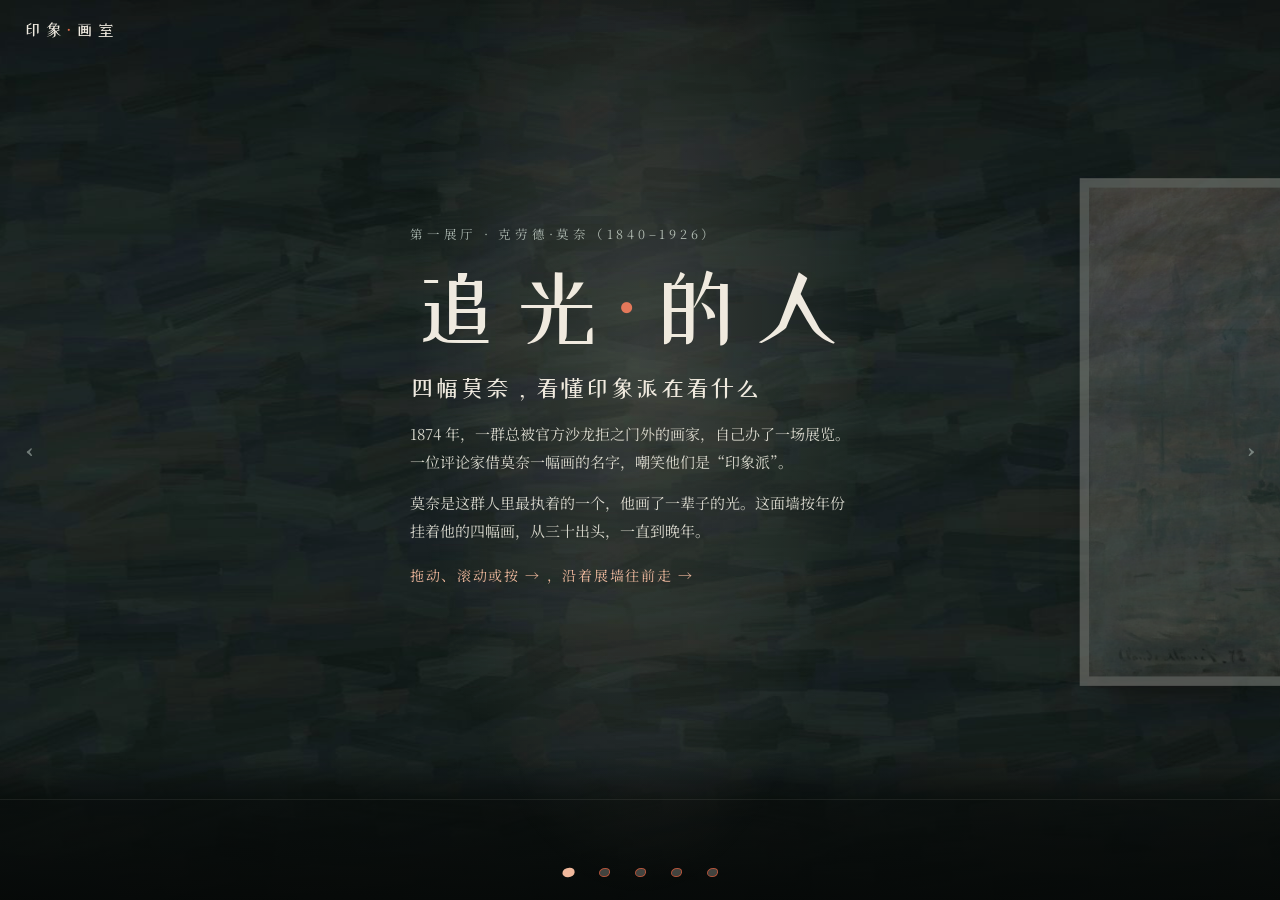
<file: index.html>
<!doctype html>
<html lang="zh-CN">
<head>
<meta charset="utf-8">
<meta name="viewport" content="width=device-width,initial-scale=1,viewport-fit=cover">
<title>印象画室</title>
<meta name="description" content="一面展墙，四幅莫奈。沿着墙走，走进画里，看懂印象派在看什么。">
<meta property="og:title" content="印象画室">
<meta property="og:image" content="gallery/sunrise-thumb.jpg">
<style>@font-face{font-family:"ZCOOL XiaoWei";src:url(fonts/zcool-xiaowei.woff2) format("woff2");font-weight:400;font-style:normal;font-display:swap}@font-face{font-family:"Noto Serif SC";src:url(fonts/noto-serif-sc-400.woff2) format("woff2");font-weight:400;font-style:normal;font-display:swap}@font-face{font-family:"Noto Serif SC";src:url(fonts/noto-serif-sc-600.woff2) format("woff2");font-weight:600;font-style:normal;font-display:swap}@font-face{font-family:"IM Fell English";src:url(fonts/im-fell-english.woff2) format("woff2");font-weight:400;font-style:normal;font-display:swap}@font-face{font-family:"IM Fell English";src:url(fonts/im-fell-english-italic.woff2) format("woff2");font-weight:400;font-style:italic;font-display:swap}</style>
<style>
/* Layout: 一面横向的展墙。画按参观顺序挂成一排，走到哪幅，哪幅被灯照亮，下面出现展签 */
:root{
  --wall:#18211f;
  --deep:#0f1614;
  --fog:#efeae0;
  --mist:#a9b6af;
  --sun:#e0694a;
  --peach:#f0b89c;
  --paper:#f2eee4;
  --ink:#1f2523;
  --frame:#ddd8c7;
  --f-display:"ZCOOL XiaoWei","Noto Serif SC","Songti SC","STSong",serif;
  --f-body:"Noto Serif SC","Songti SC","STSong","SimSun",serif;
  --f-latin:"IM Fell English","Iowan Old Style",Georgia,serif;
  --gut-l:max(16px,env(safe-area-inset-left,0px));
  --gut-r:max(16px,env(safe-area-inset-right,0px));
  color-scheme:dark;
}
*,*::before,*::after{box-sizing:border-box}
:root{padding-top:env(safe-area-inset-top,0px);padding-bottom:env(safe-area-inset-bottom,0px)}
html,body{height:100%}
body{margin:0;background:var(--wall);color:var(--fog);font-family:var(--f-body);overflow:hidden;
  padding-left:var(--gut-l);padding-right:var(--gut-r)}
#hall{position:fixed;inset:0;overflow:hidden;touch-action:none;user-select:none;-webkit-user-select:none;-webkit-tap-highlight-color:transparent;cursor:grab}
#hall.drag{cursor:grabbing}
#wall{position:absolute;inset:0;background-repeat:repeat-x;background-size:auto 100%;opacity:.9}
#floor{position:absolute;left:0;right:0;bottom:0;height:16vh;background:linear-gradient(180deg,rgba(8,12,11,0),rgba(8,12,11,.75) 30%,rgba(6,9,8,.95));pointer-events:none}
#floor::before{content:"";position:absolute;left:0;right:0;top:30%;height:1px;background:rgba(239,234,224,.08)}
#track{position:absolute;top:0;left:0;height:100%;display:flex;align-items:center;gap:clamp(90px,14vw,220px);padding:0 50vw;will-change:transform}

.item{position:relative;flex:none;display:flex;flex-direction:column;align-items:center;transition:opacity .7s,filter .7s,transform .7s;margin-top:-6vh}
.item:not(.focus){opacity:.38;filter:saturate(.55) brightness(.8);transform:scale(.94)}
.item::before{content:"";position:absolute;left:50%;top:-60vh;width:min(150%,900px);height:150vh;transform:translateX(-50%);pointer-events:none;
  background:radial-gradient(ellipse 45% 55% at 50% 46%,rgba(255,236,212,.13),rgba(255,236,212,.04) 55%,rgba(255,236,212,0) 75%);opacity:0;transition:opacity .9s}
.item.focus::before{opacity:1}

.frame{position:relative;height:var(--h);aspect-ratio:var(--ar);max-width:72vw;padding:clamp(6px,.8vw,11px);background:var(--frame);
  box-shadow:0 2px 0 rgba(255,255,255,.25) inset,0 34px 60px -24px rgba(0,0,0,.85),0 10px 22px -10px rgba(0,0,0,.6);transition:height .9s cubic-bezier(.3,.7,.2,1)}
.frame .pic{position:relative;width:100%;height:100%;overflow:hidden;background:#2a3330;box-shadow:inset 0 0 0 1px rgba(0,0,0,.35)}
.frame img,.frame canvas{display:block;width:100%;height:100%;object-fit:cover}
.open .frame{cursor:pointer}
.open.focus .frame:hover{box-shadow:0 2px 0 rgba(255,255,255,.25) inset,0 40px 70px -24px rgba(0,0,0,.9),0 0 0 2px rgba(240,184,156,.55)}
/* 布展中：盖着一块亚麻布 */
.cloth{position:absolute;inset:0;display:grid;place-items:center;
  background:
    linear-gradient(100deg,rgba(0,0,0,.18),rgba(255,255,255,.06) 22%,rgba(0,0,0,.14) 40%,rgba(255,255,255,.08) 58%,rgba(0,0,0,.2) 80%,rgba(255,255,255,.04)),
    repeating-linear-gradient(0deg,rgba(255,255,255,.05) 0 1px,rgba(0,0,0,.05) 1px 3px),
    repeating-linear-gradient(90deg,rgba(255,255,255,.04) 0 1px,rgba(0,0,0,.05) 1px 3px),
    rgba(205,196,176,.72)}
.cloth span{white-space:nowrap;font-family:var(--f-display);font-size:clamp(11px,1.5vw,21px);letter-spacing:.3em;color:rgba(40,42,38,.75);padding-left:.4em;
  background:rgba(242,238,228,.55);padding:6px 10px 6px 16px;border-radius:2px}

.label{margin-top:clamp(18px,3.2vh,30px);width:min(360px,82vw);background:var(--paper);color:var(--ink);padding:14px 18px 16px;
  box-shadow:0 12px 26px -14px rgba(0,0,0,.8);display:grid;gap:4px;opacity:0;transform:translateY(8px);transition:opacity .6s .15s,transform .6s .15s;pointer-events:none}
.item.focus .label{opacity:1;transform:none;pointer-events:auto}
.label .no{font-family:var(--f-latin);font-style:italic;font-size:13px;color:#7a6f63;display:flex;justify-content:space-between;gap:10px}
.label .no b{font-family:var(--f-body);font-style:normal;font-weight:600;font-size:11px;letter-spacing:.18em;color:var(--sun)}
.label h2{margin:2px 0 0;font-family:var(--f-display);font-weight:400;font-size:24px;line-height:1.3;letter-spacing:.04em}
.label .fr{font-family:var(--f-latin);font-style:italic;font-size:14px;color:#5d625e;line-height:1.35}
.label .meta{font-size:12.5px;color:#5d625e;line-height:1.6}
.label p{margin:6px 0 0;font-size:14px;line-height:1.75}
.label .go{margin-top:10px;justify-self:start;font:inherit;font-size:14px;letter-spacing:.06em;color:var(--fog);background:var(--ink);border:0;cursor:pointer;
  padding:9px 16px;border-radius:14px 20px 12px 18px / 16px 12px 18px 14px}
.label .go:hover{background:var(--sun)}
.label .soon{margin-top:10px;font-size:12.5px;letter-spacing:.14em;color:#8a8279}
.label .go:focus-visible,.dots button:focus-visible,.corner button:focus-visible{outline:2px solid var(--peach);outline-offset:3px}

/* 展厅入口的墙面文字 */
.intro{width:min(460px,80vw);display:grid;gap:14px;margin-top:-4vh}
.intro .eyebrow{font-size:12.5px;letter-spacing:.3em;color:var(--mist)}
.intro h1{margin:0;font-family:var(--f-display);font-weight:400;font-size:clamp(54px,7vw,92px);letter-spacing:.1em;line-height:1.1}
.intro h1 b{color:var(--sun);font-weight:400}
.intro .sub{font-family:var(--f-display);font-size:clamp(19px,1.9vw,24px);line-height:1.5}
.intro p{margin:0;font-size:15px;line-height:1.85;color:#d6d6cc}
.intro .walk{margin-top:6px;font-size:14px;letter-spacing:.12em;color:var(--peach);animation:nudge 2.4s ease-in-out infinite}
@keyframes nudge{50%{transform:translateX(8px)}}

.corner{position:fixed;z-index:5;font-size:13px;letter-spacing:.16em;color:var(--mist)}
#brand{left:calc(var(--gut-l) + 8px);top:calc(env(safe-area-inset-top,0px) + 16px);font-family:var(--f-display);font-size:17px;letter-spacing:.24em;color:var(--fog)}
#brand b{color:var(--sun);font-weight:400}
.corner button{background:none;border:0;font:inherit;color:inherit;letter-spacing:inherit;padding:8px 10px;cursor:pointer}
.corner button:hover{color:var(--fog)}
.dots{left:50%;bottom:calc(env(safe-area-inset-bottom,0px) + 16px);transform:translateX(-50%);display:flex;gap:6px;align-items:center}
.dots button{width:30px;height:24px;padding:0;background:none;border:0;cursor:pointer;display:grid;place-items:center}
.dots button i{display:block;width:9px;height:7px;border-radius:60% 40% 55% 45%;background:rgba(239,234,224,.25);transition:background .4s,transform .4s}
.dots button.on i{background:var(--peach);transform:scale(1.35)}
.dots button.open i{box-shadow:0 0 0 1px rgba(224,105,74,.8)}
#arrowL,#arrowR{position:fixed;z-index:5;top:50%;transform:translateY(-50%);background:none;border:0;color:var(--mist);font-size:28px;cursor:pointer;padding:16px;opacity:.6;font-family:var(--f-latin)}
#arrowL{left:calc(var(--gut-l) - 6px)}#arrowR{right:calc(var(--gut-r) - 6px)}
#arrowL:hover,#arrowR:hover{opacity:1;color:var(--fog)}
#veil{position:fixed;inset:0;z-index:20;background:#111917;opacity:0;pointer-events:none;transition:opacity .5s}
@media (min-width:600px) and (min-aspect-ratio:1/1){
  .item:not(.intro-item){flex-direction:row;align-items:flex-end;gap:clamp(22px,2.4vw,36px);margin-top:-4vh}
  .item .label{margin-top:0;width:clamp(260px,22vw,320px);margin-bottom:4px;transform:translateX(-8px)}
  .item.focus .label{transform:none}
}
@media (max-height:500px) and (min-aspect-ratio:1/1){
  .intro{gap:8px;margin-top:0}
  .intro h1{font-size:44px}
  .intro .sub{font-size:17px}
  .intro p{font-size:13.5px;line-height:1.7}
  .item:not(.intro-item){margin-top:-2vh}
  .label{padding:10px 14px 12px}
  .label h2{font-size:19px}
  .label p{font-size:12.5px;line-height:1.6;margin-top:3px}
  .label .go{margin-top:6px;padding:7px 14px}
  .dots{bottom:calc(env(safe-area-inset-bottom,0px) + 4px)}
}
@media (pointer:coarse){.dots button{width:36px;height:32px}}
@media (max-width:700px){
  .item{margin-top:-2vh}
  .label{padding:12px 14px 14px}
  .label h2{font-size:21px}
  .label p{font-size:13.5px}
  #arrowL,#arrowR{display:none}
  .intro{margin-top:0}
}
@media (prefers-reduced-motion:reduce){.item,.frame,.label,.item::before{transition:none}.intro .walk{animation:none}}
</style>
</head>
<body>
<div id="hall" aria-label="印象派展墙，可左右拖动">
  <div id="wall"></div>
  <div id="floor"></div>
  <div id="track"></div>
</div>
<div id="brand" class="corner">印象<b>·</b>画室</div>
<button id="arrowL" type="button" aria-label="上一幅">‹</button>
<button id="arrowR" type="button" aria-label="下一幅">›</button>
<nav class="dots corner" id="dots" aria-label="展位"></nav>
<div id="veil"></div>

<script>
(() => {
'use strict';
const $ = s => document.querySelector(s);
const reduce = matchMedia('(prefers-reduced-motion: reduce)').matches;
const coarse = matchMedia('(pointer: coarse)').matches;
function rng(seed) { return () => { seed = (seed + 0x6D2B79F5) | 0; let t = Math.imul(seed ^ (seed >>> 15), 1 | seed); t = (t + Math.imul(t ^ (t >>> 7), 61 | t)) ^ t; return ((t ^ (t >>> 14)) >>> 0) / 4294967296; }; }

/* 中文排版：只在词与词之间换行；人名、日期、时间、尺寸不拆开 */
const tidy = (() => {
  const SEG = typeof Intl !== 'undefined' && Intl.Segmenter ? new Intl.Segmenter('zh', { granularity: 'word' }) : null;
  const KEEP = /(\d{4}\s*年(?:\s*\d{1,2}\s*月(?:\s*\d{1,2}\s*日)?)?|\d{1,2}\s*月\s*\d{1,2}\s*日|\d{1,2}\s*点(?:\s*\d{1,2}\s*分)?|\d+(?:\.\d+)?\s*×\s*\d+(?:\.\d+)?\s*(?:厘米)?|\d{4}\s*[–-]\s*\d{4}|\d+(?:\.\d+)?\s*(?:岁|幅|%|厘米|秒|笔|种|处|分钟|天|年|月)|[一-鿿]{1,6}[·-][一-鿿]{1,8}|《[^》]{1,14}》|“[^”]{1,8}”)/g;
  const ZW = '​';
  const TRAIL = new Set('的了着过们地得前里上下中边吗呢吧啊么后外内处似般样幅个位条种只张座家块片次'.split(''));
  const CJK = s => /^[\u4e00-\u9fff]/.test(s), PUN = s => /^[，。、；：？！…）”]+$/.test(s);
  // 断行规则：“的、了、前、里”这类字黏着前一个词；其他单字黏着后一个词；标点后可以断
  function canBreak(a, b, c) {
    if (PUN(a)) return CJK(b);
    if (b.length === 1 && (!c || PUN(c) || !CJK(c))) return false;
    if (!CJK(a) || !CJK(b)) return false;
    if (b.length === 1 && TRAIL.has(b)) return false;
    if (a.length === 1 && !TRAIL.has(a)) return false;
    return true;
  }
  function words(t) {
    if (!SEG) return t;
    const seg = [...SEG.segment(t)].map(x => x.segment); let out = seg[0] || '';
    for (let i = 1; i < seg.length; i++) out += (canBreak(seg[i - 1], seg[i], seg[i + 1]) ? ZW : '') + seg[i];
    return out;
  }
  function fix(node) {
    [...node.childNodes].forEach(n => {
      if (n.nodeType === 1) { if (!n.classList.contains('nb')) fix(n); return; }
      if (n.nodeType !== 3 || !n.nodeValue.trim()) return;
      const frag = document.createDocumentFragment(), t = n.nodeValue; let last = 0, m; KEEP.lastIndex = 0;
      while ((m = KEEP.exec(t))) {
        if (m.index > last) frag.appendChild(document.createTextNode(words(t.slice(last, m.index)) + ZW));
        const sp = document.createElement('span'); sp.className = 'nb'; sp.style.whiteSpace = 'nowrap'; sp.textContent = m[0]; frag.appendChild(sp);
        frag.appendChild(document.createTextNode(ZW)); last = m.index + m[0].length;
      }
      if (last < t.length) frag.appendChild(document.createTextNode(words(t.slice(last))));
      n.replaceWith(frag);
    });
  }
  return el => { if (!el) return el; try { fix(el); el.style.wordBreak = 'keep-all'; el.style.overflowWrap = 'anywhere'; } catch (e) {} return el; };
})();

const WORKS = [
  { no: '01', title: '印象·日出', fr: 'Impression, soleil levant', year: '1872', size: '48 × 63 厘米', where: '巴黎 · 玛摩丹·莫奈美术馆', theme: '光的一瞬', ar: 63 / 48,
    line: '一个早晨的二十分钟，给整个画派起了名字。拨开晨雾，在画里走一走，再和光赛跑一次。', href: 'sunrise/', img: 'gallery/sunrise-thumb.jpg',
    pre: ['sunrise/sunrise-m.jpg', 'sunrise/plate.jpg', 'sunrise/sun.png', 'sunrise/refl.png', 'sunrise/boat1.png', 'sunrise/boat2.png', 'sunrise/boat3.png'] },
  { no: '02', title: '撑阳伞的女人', fr: 'Femme à l’ombrelle', year: '1875', size: '100 × 81 厘米', where: '华盛顿 · 美国国家美术馆', theme: '风与彩色的阴影', ar: 81 / 100,
    line: '妻子和儿子站在起风的小坡上。吹一阵风，再看看她的白裙子：上面几乎没有一处是纯白。', href: 'parasol/', img: 'gallery/parasol-thumb.jpg', pre: ['parasol/parasol-m.jpg'] },
  { no: '03', title: '干草堆（系列）', fr: 'Meules', year: '1890–1891', size: '系列约 25 幅，每幅约 65 × 100 厘米', where: '分藏于世界各地的美术馆', theme: '时间', ar: 100 / 60,
    line: '光一直在变，你只有几块画布。像莫奈一样抢光，再只凭颜色，猜猜每幅画的是几点、哪个季节。', href: 'haystacks/', img: 'gallery/haystacks-thumb.jpg', pre: ['haystacks/h05.jpg', 'haystacks/h02.jpg', 'haystacks/h06.jpg'] },
  { no: '04', title: '睡莲', fr: 'Nymphéas', year: '1906', size: '系列约 250 幅，1897–1926', where: '这一幅为印刷复制品', theme: '水与倒影', ar: 1000 / 645,
    line: '一幅分不清上下的拼图，再用莫奈晚年发黄的眼睛，挑出水的蓝。', href: 'lilies/', img: 'gallery/lilies-thumb.jpg', pre: ['lilies/lilies.jpg'] }
];
WORKS.forEach(w => { w.open = true; w.artist = '克劳德·莫奈'; });

/* ---------- 墙面：一层暗绿色的笔触 ---------- */
function paintWall() {
  const h = 900, w = 1800, c = document.createElement('canvas'); c.width = w; c.height = h; const x = c.getContext('2d'), r = rng(19);
  x.fillStyle = '#18211f'; x.fillRect(0, 0, w, h);
  const P = [[26, 36, 33], [32, 44, 40], [22, 31, 29], [38, 50, 46], [30, 38, 44], [40, 44, 40]];
  x.lineCap = 'round';
  for (let i = 0; i < 2600; i++) {
    const cx = r() * w, cy = r() * h, a = -0.5 + r() * 0.5 + (r() < 0.5 ? 0 : Math.PI / 2 * 0.15), L = 40 + r() * 110, ww = 10 + r() * 22, col = P[(r() * P.length) | 0];
    for (let k = 0; k < 4; k++) {
      const o = (k / 3 - 0.5) * ww, j = (r() - 0.5) * 8; x.strokeStyle = `rgba(${col[0] + j | 0},${col[1] + j | 0},${col[2] + j | 0},${0.35 + r() * 0.35})`; x.lineWidth = ww / 4 * 1.8;
      const dx = Math.cos(a) * L / 2, dy = Math.sin(a) * L / 2, nx = -Math.sin(a) * o, ny = Math.cos(a) * o;
      for (const off of [0, -w, w]) { x.beginPath(); x.moveTo(cx - dx + nx + off, cy - dy + ny); x.lineTo(cx + dx + nx + off, cy + dy + ny); x.stroke(); }
    }
  }
  const g = x.createLinearGradient(0, 0, 0, h); g.addColorStop(0, 'rgba(8,12,11,.55)'); g.addColorStop(0.35, 'rgba(8,12,11,0)'); g.addColorStop(1, 'rgba(8,12,11,.35)'); x.fillStyle = g; x.fillRect(0, 0, w, h);
  $('#wall').style.backgroundImage = `url(${c.toDataURL('image/jpeg', 0.82)})`;
}
paintWall();

/* ---------- 布展中的画：只留下颜色的印象 ---------- */
function blurPalette(pal, seed, ar) {
  const w = 64, h = Math.round(64 / ar), c = document.createElement('canvas'); c.width = w; c.height = h; const x = c.getContext('2d'), r = rng(seed);
  x.fillStyle = `rgb(${pal[0]})`; x.fillRect(0, 0, w, h);
  for (let i = 0; i < 160; i++) { const col = pal[(r() * pal.length) | 0]; x.fillStyle = `rgba(${col},${0.25 + r() * 0.4})`; x.beginPath(); x.ellipse(r() * w, r() * h, 3 + r() * 9, 2 + r() * 5, r() * 3, 0, Math.PI * 2); x.fill(); }
  c.style.filter = 'blur(6px) saturate(.85)'; c.style.transform = 'scale(1.15)'; return c;
}

/* ---------- 搭展墙 ---------- */
const track = $('#track'), dotsEl = $('#dots');
const intro = document.createElement('section'); intro.className = 'item intro-item';
intro.innerHTML = `<div class="intro"><div class="eyebrow">第一展厅 · 克劳德·莫奈（1840–1926）</div><h1>追光<b>·</b>的人</h1>
  <div class="sub">四幅莫奈，看懂印象派在看什么</div>
  <p>1874 年，一群总被官方沙龙拒之门外的画家，自己办了一场展览。一位评论家借莫奈一幅画的名字，嘲笑他们是“印象派”。</p>
  <p>莫奈是这群人里最执着的一个，他画了一辈子的光。这面墙按年份挂着他的四幅画，从三十出头，一直到晚年。</p>
  <div class="walk">${coarse ? '向左滑动，沿着展墙往前走 →' : '拖动、滚动或按 → ，沿着展墙往前走 →'}</div></div>`;
track.appendChild(intro);
const items = [intro];
WORKS.forEach((w, i) => {
  const el = document.createElement('section'); el.className = 'item' + (w.open ? ' open' : ''); el.setAttribute('aria-label', `${w.no} ${w.title}`);
  const ar = w.ar; el.style.setProperty('--ar', ar);
  el.innerHTML = `<div class="frame"><div class="pic"></div></div>
    <div class="label"><div class="no"><span>No. ${w.no}</span><b>${w.theme}</b></div>
      <h2>${w.title}</h2><div class="fr">${w.fr}</div>
      <div class="meta">克劳德·莫奈，${w.year}<br>布面油画 · ${w.size}<br>${w.where}</div>
      <p>${w.line}</p>
      ${w.open ? '<button class="go" type="button">走进这幅画 →</button>' : '<div class="soon">布展中 · 敬请期待</div>'}</div>`;
  const pic = el.querySelector('.pic');
  if (w.open) { const im = new Image(); im.src = w.img; im.alt = `${w.artist}《${w.title}》`; im.draggable = false; pic.appendChild(im); }
  else { pic.appendChild(blurPalette(w.pal, 7 + i * 13, ar)); const cl = document.createElement('div'); cl.className = 'cloth'; cl.innerHTML = '<span>布展中</span>'; pic.appendChild(cl); }
  track.appendChild(el); items.push(el);
  if (w.open) { el.querySelector('.go').addEventListener('click', e => { e.stopPropagation(); enter(el, w); }); }
});
items.forEach((el, i) => {
  const b = document.createElement('button'); b.type = 'button'; b.innerHTML = '<i></i>'; b.setAttribute('aria-label', i ? `${WORKS[i - 1].no} ${WORKS[i - 1].title}` : '展厅入口');
  if (i && WORKS[i - 1].open) b.classList.add('open');
  b.addEventListener('click', () => go(i)); dotsEl.appendChild(b);
});

document.querySelectorAll('.label p, .label .meta, .intro p, .intro .sub').forEach(tidy);

/* ---------- 画框大小 ---------- */
function sizeFrames() {
  const vh = innerHeight, vw = innerWidth, wide = vw >= 600 && vw >= vh, base = Math.min(vh * (wide ? 0.6 : vw < 700 ? 0.36 : 0.44), 620);
  items.slice(1).forEach(el => {
    const ar = +el.style.getPropertyValue('--ar'), labelH = el.querySelector('.label').offsetHeight;
    // 竖屏时展签在画下面：画框高度 = 屏幕高度 - 展签 - 上下留给标题和圆点的空间
    const room = wide ? vh - 130 : vh - labelH - 150;
    el.querySelector('.frame').style.setProperty('--h', Math.max(110, Math.min(base, room, vw * (wide ? 0.58 : 0.72) / ar)) + 'px');
  });
}

/* ---------- 沿着展墙走 ---------- */
let centers = [], x = 0, target = 0, idx = 0, moved = false;
function measure() { centers = items.map(el => el.offsetLeft + el.offsetWidth / 2); target = -(centers[idx] - innerWidth / 2); }
const clampT = t => Math.max(-(centers[centers.length - 1] - innerWidth / 2), Math.min(-(centers[0] - innerWidth / 2), t));
function nearest(t) { const c = innerWidth / 2 - t; let best = 0, bd = Infinity; centers.forEach((v, i) => { const d = Math.abs(v - c); if (d < bd) { bd = d; best = i; } }); return best; }
function go(i) { idx = Math.max(0, Math.min(items.length - 1, i)); target = -(centers[idx] - innerWidth / 2); try { history.replaceState(null, '', idx ? '#' + WORKS[idx - 1].no : location.pathname); } catch (e) {} }
let focusIdx = -1;
function setFocus(i) {
  if (i === focusIdx) return; focusIdx = i;
  items.forEach((el, k) => el.classList.toggle('focus', k === i));
  [...dotsEl.children].forEach((b, k) => b.classList.toggle('on', k === i));
  prefetch(i);
}
function frame() {
  x += (target - x) * (reduce ? 1 : 0.11); if (Math.abs(target - x) < 0.3) x = target;
  track.style.transform = `translate3d(${x}px,0,0)`;
  $('#wall').style.backgroundPosition = `${x * 0.35}px 0`;
  setFocus(nearest(x));
  requestAnimationFrame(frame);
}

const hall = $('#hall');
let snapT;
hall.addEventListener('wheel', e => { e.preventDefault(); const d = Math.abs(e.deltaX) > Math.abs(e.deltaY) ? e.deltaX : e.deltaY; target = clampT(target - d * 1.1); clearTimeout(snapT); snapT = setTimeout(() => go(nearest(target)), 160); }, { passive: false });
let drag = null;
hall.addEventListener('pointerdown', e => { if (e.target.closest('button')) return; drag = { sx: e.clientX, sy: e.clientY, st: target, t: performance.now(), lx: e.clientX, v: 0 }; moved = false; hall.setPointerCapture(e.pointerId); hall.classList.add('drag'); });
hall.addEventListener('pointermove', e => {
  if (!drag) return; const dx = e.clientX - drag.sx, dy = e.clientY - drag.sy, d = Math.abs(dx) > Math.abs(dy) * 0.6 ? dx : dy * (coarse ? 1.2 : 0);
  if (Math.abs(dx) + Math.abs(dy) > 6) moved = true;
  const now = performance.now(); drag.v = (e.clientX - drag.lx) / Math.max(1, now - drag.t); drag.t = now; drag.lx = e.clientX;
  target = clampT(drag.st + d * 1.15);
});
const end = e => {
  if (!drag) return; hall.classList.remove('drag');
  if (!moved) {
    const hit = document.elementFromPoint(e.clientX, e.clientY), el = hit && hit.closest('.item');
    if (el) { const i = items.indexOf(el); if (i !== focusIdx) go(i); else if (i > 0 && WORKS[i - 1].open && hit.closest('.frame')) enter(el, WORKS[i - 1]); }
    drag = null; return;
  }
  let i = nearest(target); const v = drag.v; if (Math.abs(v) > 0.4) { const cur = nearest(drag.st); if (v < 0 && i <= cur) i = cur + 1; if (v > 0 && i >= cur) i = cur - 1; }
  go(i); drag = null; setTimeout(() => { moved = false; }, 50);
};
hall.addEventListener('pointerup', end); hall.addEventListener('pointercancel', end);
addEventListener('keydown', e => {
  if (e.key === 'ArrowRight' || e.key === 'PageDown') { go(focusIdx + 1); e.preventDefault(); }
  if (e.key === 'ArrowLeft' || e.key === 'PageUp') { go(focusIdx - 1); e.preventDefault(); }
  if (e.key === 'Enter' && focusIdx > 0 && WORKS[focusIdx - 1].open && !e.target.closest('button')) enter(items[focusIdx], WORKS[focusIdx - 1]);
});
$('#arrowL').addEventListener('click', () => go(focusIdx - 1));
$('#arrowR').addEventListener('click', () => go(focusIdx + 1));

/* ---------- 走进画里：画框放大到整个屏幕 ---------- */
function enter(el, w) {
  const img = el.querySelector('img'), r = img.getBoundingClientRect(), veil = $('#veil');
  const clone = img.cloneNode(); Object.assign(clone.style, { position: 'fixed', left: r.left + 'px', top: r.top + 'px', width: r.width + 'px', height: r.height + 'px', zIndex: 19, objectFit: 'cover', transition: reduce ? 'none' : 'all .9s cubic-bezier(.6,0,.2,1)' });
  document.body.appendChild(clone);
  const s = Math.max(innerWidth / r.width, innerHeight / r.height);
  requestAnimationFrame(() => requestAnimationFrame(() => { Object.assign(clone.style, { left: (innerWidth - r.width * s) / 2 + 'px', top: (innerHeight - r.height * s) / 2 + 'px', width: r.width * s + 'px', height: r.height * s + 'px', filter: 'blur(2px) brightness(1.15)' }); }));
  setTimeout(() => { veil.style.opacity = 1; }, reduce ? 0 : 650);
  setTimeout(() => { location.href = w.href; }, reduce ? 50 : 1150);
}
addEventListener('pageshow', e => { if (e.persisted) { $('#veil').style.opacity = 0; document.querySelectorAll('body > img').forEach(n => n.remove()); } });

/* ---------- 在哪幅画前停下，就先把那幅的图下载好，点进去不用再等 ---------- */
const fetched = new Set(); let preT;
function prefetch(i) { clearTimeout(preT); if (i < 1) return; preT = setTimeout(() => { const w = WORKS[i - 1]; if (fetched.has(w.no)) return; fetched.add(w.no); w.pre.forEach(f => { const im = new Image(); im.src = f; }); }, 700); }

/* ---------- 启动 ---------- */
sizeFrames();
const fromHash = WORKS.findIndex(w => '#' + w.no === location.hash);
idx = fromHash >= 0 ? fromHash + 1 : 0;
requestAnimationFrame(() => { measure(); x = target; setFocus(idx); requestAnimationFrame(frame); });
let rt; addEventListener('resize', () => { clearTimeout(rt); rt = setTimeout(() => { sizeFrames(); measure(); idx = focusIdx; go(idx); }, 120); });
})();
</script>
</body>
</html>
</file>
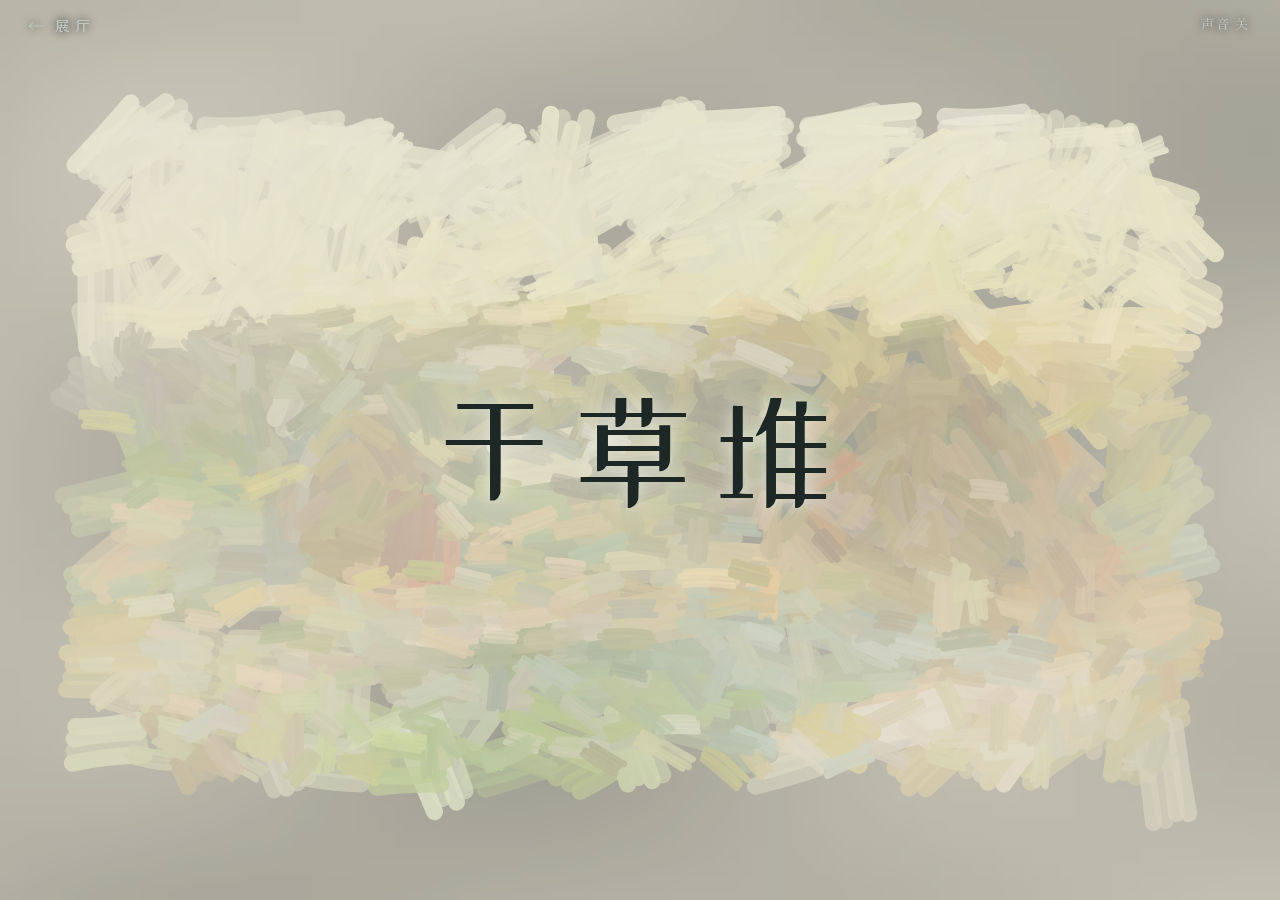
<file: haystacks/index.html>
<!doctype html>
<html lang="zh-CN">
<head>
<meta charset="utf-8">
<meta name="viewport" content="width=device-width,initial-scale=1,viewport-fit=cover">
<title>走进《干草堆》</title>
<meta name="description" content="莫奈《干草堆》系列（1890–1891）：同一堆干草，九种光，拖动时间看它变化。">
<link rel="stylesheet" href="../engine/engine.css">
</head>
<body>
<script src="data.js"></script>
<script src="../engine/engine.js"></script>
<script src="story.js"></script>
</body>
</html>
</file>
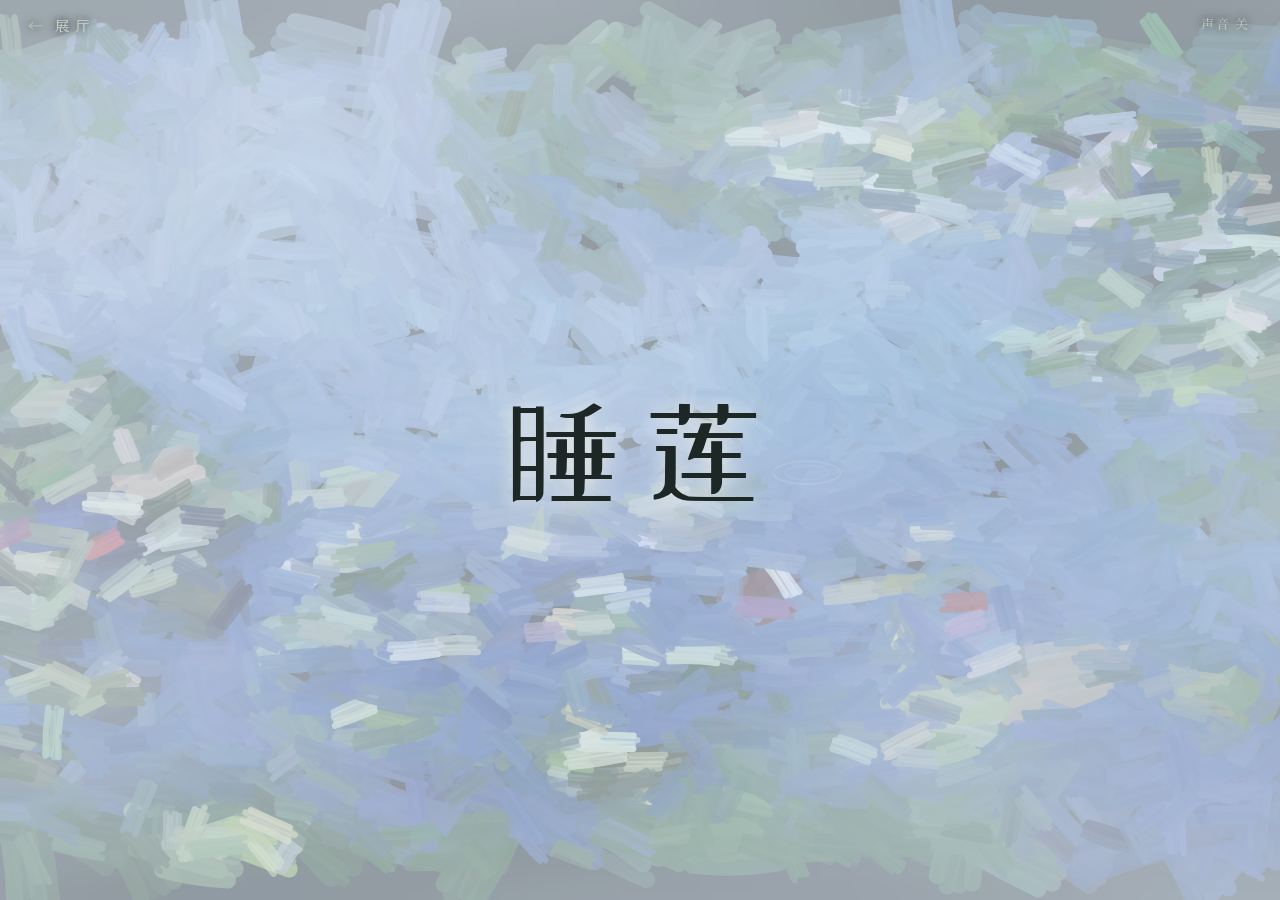
<file: lilies/index.html>
<!doctype html>
<html lang="zh-CN">
<head>
<meta charset="utf-8">
<meta name="viewport" content="width=device-width,initial-scale=1,viewport-fit=cover">
<title>走进《睡莲》</title>
<meta name="description" content="莫奈《睡莲》：画里没有天，天只在水里。">
<link rel="stylesheet" href="../engine/engine.css">
</head>
<body>
<script src="data.js"></script>
<script src="../engine/engine.js"></script>
<script src="story.js"></script>
</body>
</html>
</file>
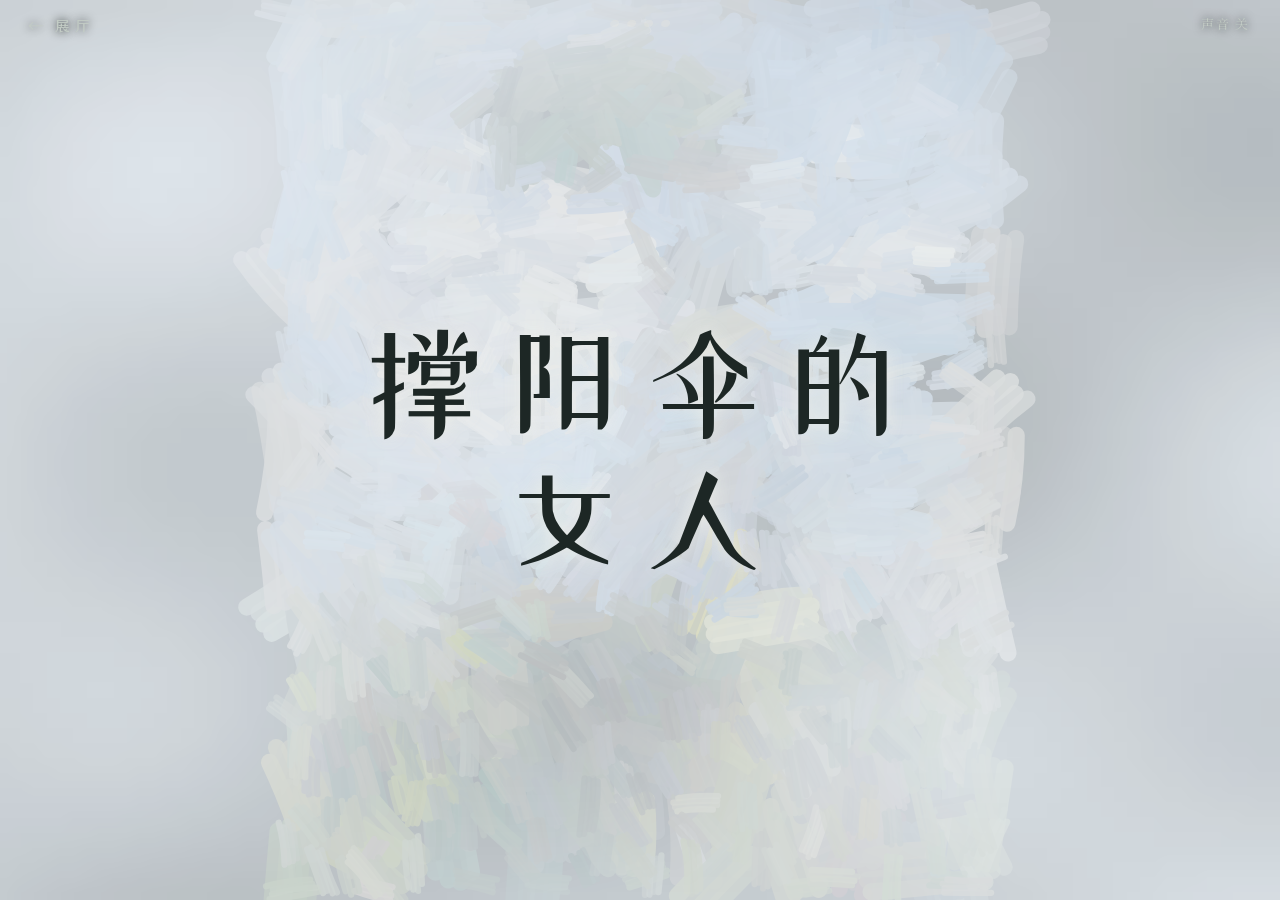
<file: parasol/index.html>
<!doctype html>
<html lang="zh-CN">
<head>
<meta charset="utf-8">
<meta name="viewport" content="width=device-width,initial-scale=1,viewport-fit=cover">
<title>走进《撑阳伞的女人》</title>
<meta name="description" content="莫奈《撑阳伞的女人》（1875）：吹一阵风，看看白裙子到底是什么颜色。">
<link rel="stylesheet" href="../engine/engine.css">
</head>
<body>
<script src="data.js"></script>
<script src="../engine/engine.js"></script>
<script src="story.js"></script>
</body>
</html>
</file>
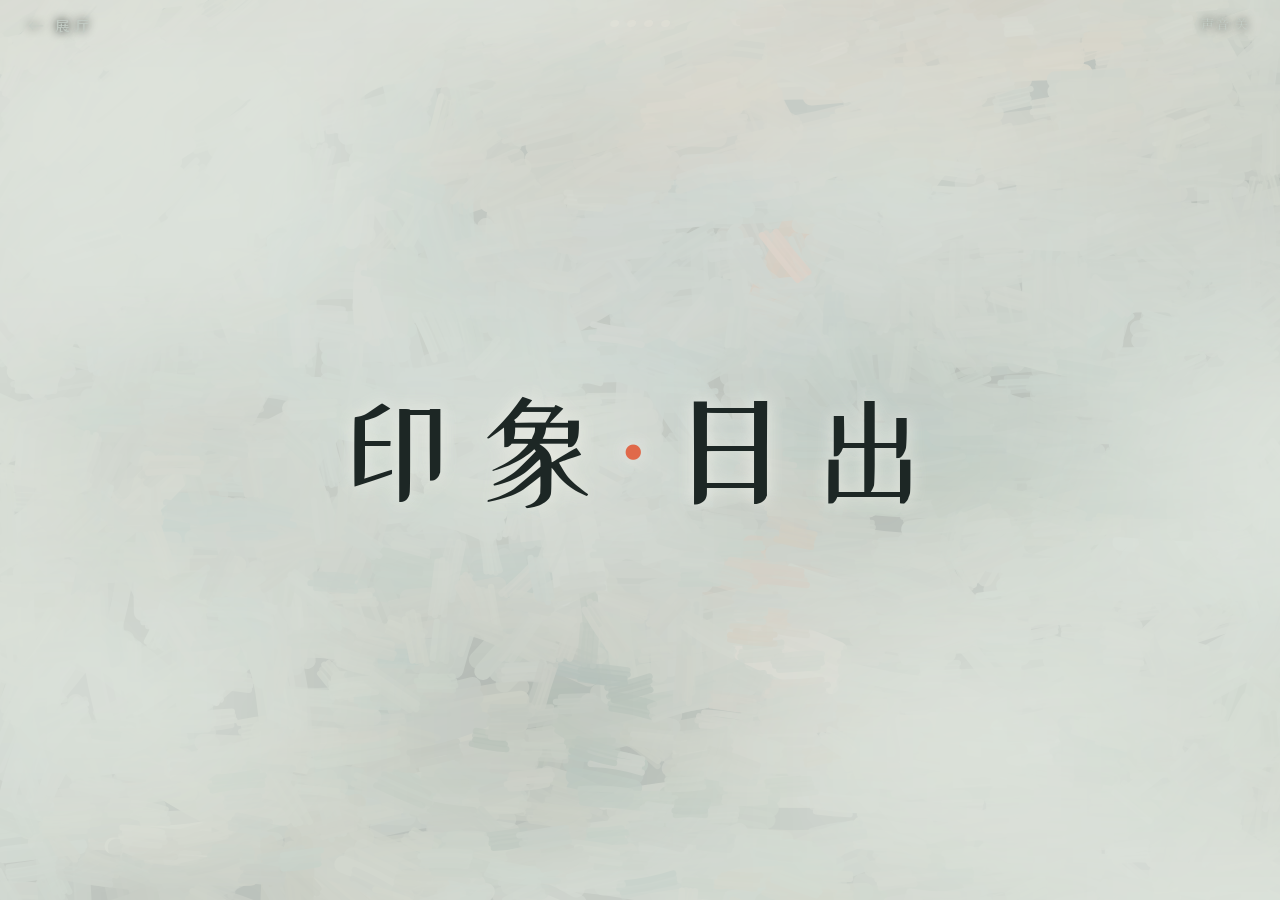
<file: sunrise/index.html>
<!doctype html>
<html lang="zh-CN">
<head>
<meta charset="utf-8">
<meta name="viewport" content="width=device-width,initial-scale=1,viewport-fit=cover">
<meta name="description" content="走进莫奈《印象·日出》：拨开晨雾，在画里漫游，和光赛跑画出倒影。">
<meta property="og:title" content="走进《印象·日出》">
<meta property="og:image" content="sunrise.jpg">
<style>:root{padding-top:env(safe-area-inset-top,0px);padding-bottom:env(safe-area-inset-bottom,0px)}body{margin:0}[hidden]{display:none!important}</style>
<title>走进《印象·日出》</title>
<style>@font-face{font-family:"ZCOOL XiaoWei";src:url(../fonts/zcool-xiaowei.woff2) format("woff2");font-weight:400;font-style:normal;font-display:swap}@font-face{font-family:"Noto Serif SC";src:url(../fonts/noto-serif-sc-400.woff2) format("woff2");font-weight:400;font-style:normal;font-display:swap}@font-face{font-family:"Noto Serif SC";src:url(../fonts/noto-serif-sc-600.woff2) format("woff2");font-weight:600;font-style:normal;font-display:swap}@font-face{font-family:"IM Fell English";src:url(../fonts/im-fell-english.woff2) format("woff2");font-weight:400;font-style:normal;font-display:swap}@font-face{font-family:"IM Fell English";src:url(../fonts/im-fell-english-italic.woff2) format("woff2");font-weight:400;font-style:italic;font-display:swap}</style>
<style>
/* Layout: 整个页面就是这幅画。全屏、不滚动；场景之间用笔触重新画出画面，文字像颜料一样浮在雾里 */
:root{
  --deep:#111917;
  --fog:#efeae0;
  --mist:#c3ccc5;
  --sun:#e0694a;
  --peach:#f0b89c;
  --shade:rgba(12,18,16,.9);
  --f-display:"ZCOOL XiaoWei","Noto Serif SC","Songti SC","STSong",serif;
  --f-body:"Noto Serif SC","Songti SC","STSong","SimSun",serif;
  --f-latin:"IM Fell English","Iowan Old Style",Georgia,serif;
  --gut-l:max(16px,env(safe-area-inset-left,0px));
  --gut-r:max(16px,env(safe-area-inset-right,0px));
  color-scheme:dark;
}
*,*::before,*::after{box-sizing:border-box}
html,body{height:100%}
body{background:var(--deep);color:var(--fog);font-family:var(--f-body);overflow:hidden;margin:0;
  padding-left:var(--gut-l);padding-right:var(--gut-r)}
#stage{position:fixed;inset:0;overflow:hidden;background:var(--deep);touch-action:none;user-select:none;-webkit-user-select:none;-webkit-touch-callout:none;-webkit-tap-highlight-color:transparent}
#endBtns{position:absolute;z-index:6;left:50%;bottom:calc(env(safe-area-inset-bottom,0px) + 9vh);transform:translateX(-50%);display:flex;gap:12px;flex-wrap:wrap;justify-content:center;opacity:0;pointer-events:none;transition:opacity 1s}
#endBtns.on{opacity:1;pointer-events:auto}
#endBtns button{-webkit-touch-callout:none;font:inherit;font-size:15px;letter-spacing:.08em;color:var(--fog);background:rgba(12,18,16,.55);border:1px solid rgba(239,234,224,.35);padding:11px 20px;border-radius:18px 26px 16px 24px / 22px 16px 26px 18px;cursor:pointer;backdrop-filter:blur(6px);-webkit-backdrop-filter:blur(6px)}
#endBtns button:hover{background:rgba(224,105,74,.35)}
#endBtns button:focus-visible{outline:1px solid var(--peach);outline-offset:3px}
#stage canvas{position:absolute;inset:0;width:100%;height:100%;display:block}
#stage.pointer{cursor:pointer}
#stage.brush{cursor:crosshair}

/* 文字：没有卡片，直接浮在画上 */
#words{position:absolute;z-index:3;display:grid;gap:14px;max-width:min(560px,calc(100vw - 32px));pointer-events:none}
#words::before{content:"";position:absolute;inset:-90px -140px;z-index:-1;background:radial-gradient(closest-side,rgba(12,18,16,.5),rgba(12,18,16,.18) 60%,rgba(12,18,16,0));opacity:0;transition:opacity .8s}
#words.has::before{opacity:1}
#words.nobg::before{display:none}
#words.bl{left:calc(var(--gut-l) + 4vw);bottom:calc(env(safe-area-inset-bottom,0px) + 12vh)}
#words.tl{left:calc(var(--gut-l) + 4vw);top:calc(env(safe-area-inset-top,0px) + 12vh)}
#words.br{right:calc(var(--gut-r) + 4vw);bottom:calc(env(safe-area-inset-bottom,0px) + 12vh);text-align:right}
#words.c{left:50%;top:50%;transform:translate(-50%,-50%);text-align:center;max-width:min(760px,calc(100vw - 32px))}
.line{margin:0;font-family:var(--f-display);font-size:clamp(21px,2.3vw,30px);line-height:1.55;letter-spacing:.04em;
  text-shadow:0 0 14px rgba(10,16,14,.85),0 0 32px rgba(10,16,14,.6);animation:paintIn 1.5s cubic-bezier(.2,.7,.2,1) both}
.line em{font-style:normal;color:var(--peach)}
.line.small{font-family:var(--f-body);font-size:clamp(14px,1.25vw,16px);line-height:1.8;color:var(--mist);letter-spacing:0}
.line.title{font-size:clamp(58px,10vw,124px);letter-spacing:.1em;line-height:1.1}
.line.title b{color:var(--sun);font-weight:400}
.line.fr{font-family:var(--f-latin);font-style:italic;font-size:clamp(20px,2.4vw,30px);color:var(--mist);letter-spacing:.02em}
.line.dark{color:#1d2725;text-shadow:0 0 18px rgba(240,240,232,.9)}
.line.fr.dark,.line.small.dark{color:#3d4a46}
#words.out .line{animation:paintOut .7s ease-in both}
@keyframes paintIn{0%{opacity:0;filter:blur(12px);clip-path:inset(-60px 100% -60px -80px);transform:translateX(-6px)}60%{opacity:1}100%{opacity:1;filter:blur(0);clip-path:inset(-60px -80px -60px -80px);transform:none}}
@keyframes paintOut{to{opacity:0;filter:blur(10px);transform:translateY(-6px)}}

#hint.dark{color:#1d2725;text-shadow:0 0 12px rgba(240,240,232,.9)}
#hint{position:absolute;z-index:3;left:50%;bottom:calc(env(safe-area-inset-bottom,0px) + 4.5vh);transform:translateX(-50%);
  font-size:15px;letter-spacing:.12em;color:var(--fog);opacity:0;transition:opacity .9s;pointer-events:none;white-space:nowrap;
  text-shadow:0 0 12px rgba(10,16,14,.95)}
#hint.on{opacity:.9;animation:breathe 3s ease-in-out infinite}
@keyframes breathe{50%{opacity:.5}}
#tag{position:absolute;z-index:4;pointer-events:none;font-family:var(--f-display);font-size:18px;color:var(--fog);
  text-shadow:0 0 10px rgba(10,16,14,.95);opacity:0;transition:opacity .25s;transform:translate(16px,-28px);white-space:nowrap}
#tag.on{opacity:1}
#clock{position:absolute;z-index:3;right:calc(var(--gut-r) + 4vw);top:calc(env(safe-area-inset-top,0px) + 8vh);text-align:right;
  font-family:var(--f-latin);font-size:clamp(40px,5vw,64px);line-height:1;opacity:0;transition:opacity .6s;pointer-events:none;
  text-shadow:0 0 18px rgba(10,16,14,.8);font-variant-numeric:tabular-nums}
#clock small{display:block;font-family:var(--f-body);font-size:14px;color:var(--mist);margin-top:8px;letter-spacing:.1em}
#clock.on{opacity:1}
.corner{position:absolute;z-index:5;font-size:13px;letter-spacing:.14em;color:var(--mist);text-shadow:0 0 10px rgba(10,16,14,.95)}
#brand{left:calc(var(--gut-l) + 2px);top:calc(env(safe-area-inset-top,0px) + 6px);padding:8px 10px;font-family:var(--f-display);font-size:16px;letter-spacing:.2em;color:var(--mist);text-decoration:none}
#brand:hover{color:var(--fog)}
#brand:focus-visible{outline:1px solid var(--peach);outline-offset:2px}
#brand b{color:var(--sun);font-weight:400}
#soundBtn,#nextBtn{background:none;border:0;padding:8px 10px;font:inherit;font-size:13px;letter-spacing:.14em;color:var(--mist);cursor:pointer}
#soundBtn{right:calc(var(--gut-r) + 4px);top:calc(env(safe-area-inset-top,0px) + 6px)}
#nextBtn{right:calc(var(--gut-r) + 4px);bottom:calc(env(safe-area-inset-bottom,0px) + 8px);opacity:0;transition:opacity .6s;pointer-events:none}
#nextBtn.on{opacity:.75;pointer-events:auto}
#soundBtn:hover,#nextBtn:hover{color:var(--fog)}
#soundBtn:focus-visible,#nextBtn:focus-visible{outline:1px solid var(--peach);outline-offset:2px}
#dots{left:50%;top:calc(env(safe-area-inset-top,0px) + 20px);transform:translateX(-50%);display:flex;gap:8px;pointer-events:none}
#dots i{width:9px;height:7px;border-radius:60% 40% 55% 45%;background:rgba(239,234,224,.25);transition:background .5s}
#dots i.on{background:var(--peach)}
@media (max-width:700px){
  #words.bl,#words.br,#words.tl{left:var(--gut-l);right:var(--gut-r);bottom:calc(env(safe-area-inset-bottom,0px) + 11vh);top:auto;text-align:left;max-width:none;padding-inline:6px}
  .line{font-size:18px;line-height:1.6}
  .line.small{font-size:13.5px}
  #words{gap:10px}
  #words::before{inset:-60px -40px}
  #clock{top:calc(env(safe-area-inset-top,0px) + 48px)}
  #endBtns{bottom:calc(env(safe-area-inset-bottom,0px) + 7vh)}
  #hint{white-space:normal;text-align:center;width:calc(100vw - 48px)}
}
@media (prefers-reduced-motion:reduce){.line,#words.out .line{animation-duration:.01s}#hint.on{animation:none}}

/* 手机横屏：屏幕很矮，文字缩小、位置下移 */
@media (max-height:500px) and (min-aspect-ratio:1/1){
  .line{font-size:17px;line-height:1.5}
  .line.small{font-size:12.5px}
  .line.title{font-size:44px}
  #words{gap:6px;max-width:min(480px,52vw)}
  #words.bl,#words.tl{bottom:calc(env(safe-area-inset-bottom,0px) + 9vh);top:auto}
  #words.br{bottom:calc(env(safe-area-inset-bottom,0px) + 9vh)}
  #hint{bottom:calc(env(safe-area-inset-bottom,0px) + 2vh);font-size:13px}
  #clock{top:calc(env(safe-area-inset-top,0px) + 34px);font-size:34px}
}
/* 触屏：角落的按钮点起来更容易 */
@media (pointer:coarse){#soundBtn,#nextBtn{padding:12px 14px}#brand{padding:12px 14px}}
.line{text-wrap:pretty}
</style>

</head>
<body>
<div id="stage" role="application" aria-label="《印象·日出》互动漫游">
  <canvas id="paint"></canvas>
  <canvas id="fx"></canvas>
  <div id="words" class="c" aria-live="polite"></div>
  <div id="hint"></div>
  <div id="tag"></div>
  <div id="clock"></div>
  <a id="brand" class="corner" href="../">← 展厅</a>
  <div id="dots" class="corner" aria-hidden="true"><i></i><i></i><i></i><i></i></div>
  <button id="soundBtn" class="corner" type="button">声音 关</button>
  <button id="nextBtn" class="corner" type="button">继续 →</button>
  <div id="endBtns"><button id="againHub" type="button">再逛一逛港口</button><button id="againAll" type="button">从头看一遍</button><button id="toHall" type="button">回到展厅</button></div>
</div>

<script>
const ORIENT = {"monet":{"w":125,"h":97,"step":16,"d":"dnrtx-q9D89+91rk--+BA7+2++2tzfh-IM53735-z++GEC981-J---DDGHGBBC987154sf/B/+A/8-7AF-88w//9/EEOE-u-+--8/9/BCCW-9+D//8/9-a-AAB8k--z0z05-s46-zsuyy--5/A7x-+782whw4BB658814-7z8+B9/-i---D-AGA/BEEB779+vu-/AA/-+9++9AE896559FFFGE78EICFD/OLBCC/+8+CABB-33--770rqIy4133B71w-x10319B168+0wz9z54322353339989J56429+9861-7/--/+8A9--47+B--+A66+/GB9+/CF+/+64042j9AA9C-EA/8FCHCAE//9-B/CB89HED6-qt5w1y65871xwz1w0ys70vq-1xy1243182523757799548967698A5877539++/+94699-jy++57/69A-+/8787458223GD+FAAABA/5/7A/BBBF-4+++87/B7----dS9015943yuy1xst032ytqy3y24353w463-444486840v+43485+94AEHA+B82599-K5321--GA/336777+788899+85EA87DA/3636969C+BCAA+896AD/976---ZWuz3621zutyxuttz34yxz0zx02xw38A60z24331y695z-234744989DB46866656596442+3A/8667887A+89++9/--D/96B61x-0785+A+BCELHCBBCAB/DD/9-ccyfk-sytmzywvsq011uy430vyywz7766314544vt28541468774z76vz0556765788876984+/9975546097773/95788753346828+7A+8/58DD+AB+8/CJ/69tp--emrtwwx1wsxss020oz67574yw499/988443--69Cy22444799z455556567995B676667789/989950284+A884677575557777+47++9+99+/w-1277+B+45---B2qm-0xxwz02zy0zyuz135683368B9797869-957421zyy16762367888783-76856566778AA+697766899767769976667796897789+999BA6-z1-356vyt-MX-w1--xuvv00z1zzwvuwu250uw1751x4076v--5398200z19/87478879+52116/9866656677313-456458678+839/887/B78+988999+86/E//+8055551xrx-Wx-76wttvxyuwyzxxtttw12zxy18-x16910qp-439xm9879GB+7698487455678766677796152-2L-2356/78/++BE67986667877+/+++99B+--A+88777630x-bp-351rvuzxyzxvwv3-x111107749CC+Brssz12+-ll-+85--7566438788978888+65356761w17/+///+A89+/9-F+646++878+9/98988AD/--+9//+76/-xtkg-x-/3x01ywy0wvvrr--wuvxw-749FUC9svw236+34pz6/CAA65896467789988778674588/99+/A8H887A/858s-E//B++77798798+999+8DEJ78888364-3nlnJ--1z11-ttwyvxuux2wx0002401+CS13wxr14+-1-mx1zd3++658657+97879658876788895496ICNA8777656--C99A++648A+6899B///CB/976788450489-elevyxrqr-xwwrtwyv3yy1341xu533-z--pfz58x--ly4-e-/++868779+---31t7556898895-HBACG88659578CJ/+7BA643599999/A//ADEA+B9+/56q-7-q-cjnt0im4suxuwytvtkpsmy57wuwzy6-y-hhav-A5-bgz-lfi55+943535-f---5--8/989+9A/AFI-7C7584+-796/8798+46449+/999/+/97684A75668BDDtqfgnpxwqsyywvvvwxxskquox+-rswv15nejp9m55321ihn1vg-68CA6566626017+A8AB++9A//AELHE98+8+/57/879+8866895678/9+8+67654488787768---jljpm-lrwxwuvyuw-2rjgpsy6uwx1780mZZ-1r7603+---6ve-0578687684168A+A8-A88799+9/9B/7+/DC+77C776+AI99A867259+99/99841+B9+84454-U---d6--pqx-xuxyoy2yifaqxtj-v-551rmcXLxs436/AA+98xjz59166775655B7+//DJ-67789999+A96/ADA98B/777/+8B//58868788+67+8+2396A----8/F6-he--ssrr-uyvvx31wkhdnwuq--wz55wmwl-tu016ABB/967ht56124544z--75B9579-388898897x9+++776898755BA99688577/89+86AA9AC752-RMB9-567-kbxssstt-ouzz1400skoostu66wux9xpok--wwz39BBp89+h983247745/+--7-/66w26899//98737883758669877B+7676848//87+A/DA//CA7A-KA9783546--prp--otm-531zy0vooi-985zutu9pswomitw3z2/--N84--43-7674164119/-67898++8//A/998774+6944B++A-799F+74--/A8/BL-A+9+75/E878878+49ffilrw-wy79/51wsrusviz894nmrpjj377pk4/-pss--PA0b-99-657356778B--799977A/7AA+9/72667A+96++8GB99+8---799+9+AF76/9+8+6/K-8AB//3-icjp2x325/57103-xtw2pmlt0-qqqsu37-r-5-pm-22z-/8qz8+-448889+CA737++9978B+8+9/-96z-89+6/+A/+TB+J//-T--EA9++B/++A95777AD-4/B570hicjp-76wx5x3s-82612ulil11wlnqy01168uuieh---59---12129999+9+A++3476BBA+A67E98+AI+78+B-9C+38-58H+/---8/DCCC/B/A5H9677/+-EDHBE-lkhmmo-A3368B+53394+xsp814sipzz031AEqvqjiV-F----vt3-s879BB//9+A32/+A//A9--C743DKB99E---E/-HG---3z-B98+/DHA9DC/v---788+-889--5--lii-zy--1-D/zvvz1+-rp-264-11vv56K-vt-ifbP--QO/fh57g-88//D-H/849A+/C+9864468/+ACAKB+Q-ED-KG-+o39KTA7-EEGGB/9+433--49C8885--58hgnhrxvvv0w-Jmqu--8-RMMC/7-ruuw-75rosqfcSB-cab-ef34-EB8ABFP9F-+-795D-576505/76FJG-FDJC+D----9uJFCL-75O-9-38++789768/E98/560w3miqm21y51217+z70j-51HDMGFF-qrrs-88821--eY/-fY-ghf9+LIE7AAFL697986007625417--26IPSC+CDCCC---4----CB--/CA3539/B6/CD-/6FA9868--0pgw3106DOT--858zm12x-z64t-DjcntOP7546EAihslad-nff+/IP/9757982w49A316300----ffhSaZ69QLHBCCCCDAD/-B+--/+855B+AJ9/A---tG-9+/BCcnum--xx-LRS-q-552x2zzr169---YYi---3665EFG--n-ouAOb//j---m336-6563-4043-CDF-7SYW0pl2--ICni--/E-+-g+90-78889--/-AA+6+33-b+A961wr-ikpww-PVYk-lz68v-+9-GE---5r---sp454-CGNFFJ---/heBAj5C6hEB-345-zwz1CAJC7-n-ULF1vuDK-HG-dZ-C9rB+p3-0k5++9-jmI-FB+8BDCGc--57B---borsukVYX-/i1--/ywACCGed+EV--irk17CGBFU-GGGFFFZg8-h-A-hDBt03--mi2z-95+D--F59D801D---D----ca--+9B5-d9+/+eii-aV-+BBEE/-8-2B-D--T+5tstUgkZffCG-nsr--cCo--API-fhOCCB-s-efk1DGJHUc-3hi8-aS-043v-gZD99--68D-e--FB114rlTGEKH-ddf-9/FAgfIC//gje-h--BFNJB6x576BEA6snwposjYelCXgP8toz38lb42-j76-cfg-CFE57DfejjfRPRUN-n--7-Yaiz22t45X-7/JI447Zd--HI-FCpkVRJKj-cX---8ABZf++7+-ig-ghy-OKEEF/225AC---ktooxvu667jhe-ji-B9-e67JL+8-ded-CBDA/-ffhhebZXYd-hdk-Vafiz65x/CD-11C-20uij--JR---YYWUP1m-YUdY-7/B-a/4-QOe--iryzNHEGIR35+E-----fpqrI35--dfg-fgA+3kf--BFCDviffo+/D/BAYeihdZaZad-cdff-Zb-AACEBF/72--744-hfeJHLNFKXbXWP8-ZaTbZVA-B4-A/2-----lw02-FDFWc/BAFE-hADa-zxq9B-Cce72feA+8hd-9+CA7-ged-+Aj+98-gggbXaaad--dfd-bZ-A/ACFA8+9-C/DAmcYNFGHJMKVdaXVM-ZNMdg-ACA/-BA+AAACImx49+HBDba/DCHFJKF8--66z++-5hdD0ii-+Cfg-JRIA45jgD/A/-98-ceij-dYZVYm-ced-gkp/7/CECBBBF+CFBkbQDD/DGCA-ebXUXfc-Mbh-CCBA-A+8BCCBN-298+77-ecDCABE-Bchiwt-t--/5li--if-9-ig-MSHD-ohfA6A-ii/Ocegegc-QQY-3facbnqr/+/B+ADGHC+ABB2hi9/ACEEC/lfWXafckSTge-ACAADC--EBCC99A+/+0-a-B88--vz--hpo---B7----mjb-++-o++HK8AAUf-EKUhg1-decbdY---aI/9bdh402BA++9ABEG79+AB-fSHCABJGMB9-RWYdakPOcde68A-BA8888/ACCA+++-GY-477--1-G+--5---A79J--qec-+B97/B/m-VDP-FD--ggy-+/99BBC7/BIBBRH-44/CEFA8CDEF7/CC7rbXDBFXfecRBaXUTaZ-CHYX-5B/+BC+75+ABCBC/9---Ue5+5-/9HMTg--+/B//ADRQkl-86-z857no--DFBC999e-G/8+ADEHFGDCG++D-WA9BCADA+BADDBBCHBnffdgbadecQPWPLJJio/-gUL-DADEF/8+BDCAD/---J-J+7-34w8FDMhol98FC/AADF4-C9B9919B-q-t-8/A+AEe-E+76/FFDBCCCGBABE-y8A/898++/B++B/CE-ZbVWV-PbaGUVRQLHS-E-fWJGKCHE+-8A+CECDDEIF--D//EB9B+DCDDI931BA/ACA+B6++J-B--/-67+/-7++7B--JEC-BCAAACBD-DA//B42BA9+++--/99A8IDDfaYXGBBG/-CMXdVTTPCC-FJHIFD+6-HFDEFC3--LN-HA779/+FE6--CGCGFC/BBCABAgn8CCBD++--+GHU-C7+BE9+A/DBADFGBAB-799B/459/HJFIUi-2787SCCdaaW-ECGFEHNSeQOI/9//AB+B9A+7/EFCBA/6-MPIKI-///D7y7+tnt/6C++BCDd-99eeEBBH-6AC/AE--YH7AAFC48CJA/-8//9CT--8CF-A8-AA6-bgm6689/AB-A--QDEGFAEIJIO-R--EDFBJB6BDGHBACA/8+9CK-GUs8+9-414-ian9BJLuDC-dg-uffDCDVe-CD+/-I-UQKWUO-lp-4B+7++B-D--g8CD-C-Z-DFEikAA9A/ADII96+97/DGCBSHGDA/-9ABDABBBDGG658CFAB-BE--/C-89/A--B-abd----3AB-eikgffBECN97p-/--/jY--ZZUhhhnn-AFDDG--ppfgF--ORaQGF9XQG//DOCFHH7+C658ADEBCBFA+9+A+9AAA/CDCC/7+8A/FEBAD89/A897Ta-IJVcd---x9ADmge-Pfgo-CB97k-s-9/dgfdahk-eihg-B-/B--2-jh-LbXHM-C5664QMFC/9-FDA45IA/EDBB/+/FF+//E99BG8A/DA/CHE+++CBCEHA+/+AB79IK/A1-hr--3B8A-epDIdhy2B98+C/veUAcegd-hY-nifgl/dgAA--9mhYLcaEW--8502GNLGB+aKG--7DBBBA7B-95A9ACE-5DL-/BBFCBAC/-/BCCDCHHD83AB79BC+uzvi6BB8D+Ebfl--ddD6//+ABB379-demknkaghkhfiA-p777P-0DIFbd54kg24u2IC--+9/DE-A-A/BBC9DMX-EABBGKE/F-DA/CDA/A+2++A9/-A/-----F/DDCKaifrn-7----fi2CcgXKBMY+DEC/-------fgj-rhe-G---MH-ACCiXbd25g-62HDKJ--8DEEHC-HEBDED/+-J-CCBB+D8/D-B+CABAC/++/A/EDC////DFEB386AECJeh-8C6--tkj1whhkA/TUDCBDLTH---TQgi+CEfdc---JHELS9-tgdeEF-587/GSUB77-IAA46BCDEFBD--Dy/D8/8C9DD7+9AACBBAB/BACDA/BB/AACD3x62541-eg-680qyto-AA-g-EIFFA+AABDFOHLIZhhBA-fd-+x-KTIMbdlkZOLEEBDG--kYURBD-D+AA8ABGHEB8GHF+BDA77/+B-499+/FH/BDE8ADC/+BCBB+A/924w341ig-zs3L-ui--/B-o8FSFB/++8+//8CJDgjmpC-ecCAys--B-caZEDG-B-h-P--sxpg-TOFEDDDBBFIHD9CHCADC/+7/C6C3764AOT+9+E79CEC+FGDA-A+5A---8-hd--w4GED-g-9CJ6/DLFEA+/9CFF-PPD-gheEFPUbC-l-DB-c--CDMa---89+B94--8EEGEC18ABBBFHFBECBDC//A6-36k77/AGF/+9D-FB++7ACO87-G-68CE9-Xhr-1+-76-g-/+-/CC/DEA69+BDB5--D-vM--XURSGFz-EHacef-MWg--/8+CGC9-GEDDEDC/9BDCBFDB//B-89+ADG-639G-H+AA+ADFKDB5-698IFA/5/A976--gjp37+-99-hyC2-h--x9871u---/77---k-nUTbOJFI--ceZa6-jYY-7998AFDD-79DMFDECAABEBAACCC9/--ABBCF-77BF---C/ACBEAGD6-F-DIIA8A9A/C+--jhq29BDDDBs-TB4BD/r670pq----76Yb-D+8-Un/FFON-hebg9CBHSD7+A/2--A----7BBFCADDBACDB++BC-CBCBCBE99----/979AAA/A+85A4y++CCD-ECCA-njgq08+BGFEpia+9A-a-650rttt-1k-VOCBCB/C8//BJQfl-ff-GADZVL+BA9/BAC----/AABGIEBBCDB68IH-C/CDECCB---B--54976319A/oqy479GEBBA8++xolg--A85247-gpv7W-hz7+8v10-M7i-QTGC++9Av8+DBxlmfm-9bgveb07+szA+//A7EACAABJBECCCEGG9D--JFEHE-R--7---44278836/C--27+//S-/--988x-cf-C/65yyuojkl--s8+---tEBE87--INHE+9//DC+CM-n--157-f-q2150---ECBH-9A--ADVEDC/BDFL-DHFB/E-F+-1z47F-8--9A/1+DDg-AAAA-N--+IC+/ZfcgoA8h-j0riioqbe--BF-w-GBB5Afde-RPF-FDHE6DJI-k--2ggg-C--6ldWIGDDF4+---A97/DBCDABC/AB/89/B-98456AD99B/8C/-FHD--CECA8C-556C--Ymiip+/-0t-meimqldr-9AAA-CEFi-ge-5-YTQHNME9LJGD-VTdij-N-h-xqgdO-KG-z----7+B/DCABCDBA7/+9CBDJB97DDBBABEG8AB-DCEHCCC8EB9054x-34-ngg-5----cbYkhhlnoe--ZNECHP--ee-0GXRSNXJCBAPJEmg-aeg--3-Apsif--8CB5--ij89AIHDECCCEA/ACFHEDCBA/D+-HC9/+998-FCDBABCDG--3-2-----knh46rtF---Dpffhon-WUeo6CIL--96ABJKHNOOHHKcZeqxwIQZd-CHM-lhcdv--A88L-bXND7+CDKFB7+B8+/BDA98++//5w--CA778+-KFB+7BIBB+-7-eEA7pppnZA9oc-vzz-feffff-dYjqzxDJGA-6/BGHJKJGHHG+-jki+BGY--HGF1ulghmec+BBE--VMH-+BEHDG---BA/BD+8+6795344uBA8+A/5F97ABBB726E-+A+9544-sl87ws93-3B--jhiejbZgbrl-U-8-h-GE+EIMNHDBADH--9//CFIKHsv7B--xR/+BBIQ-Y-837878DHj56CA+AEC65t125693-9-89/9+D-8BDAA9--G-9+6864qkn-+8uq-------fgp-4gc3ujS40c-y-PJGC/DQNJGCBDD/B-5+CGHIMkm7CGD/C/9/Aaf--i4679988+-++99A//BE-tA886D--+888+++D/-/--y8B8+--48--xkijo02yvt-iu--db-o-3-H-wmfD-fel178-MABDDKOG/AB+BBC/FD//+li6BBBA/A/E-kj--z69/JH+/++A+A8BAABJ-CF/888--6+A878798A8/z17++------1tkjiorxy07-c--n-Z----+-IC--DD-ed-6ADS-/+BDLHDT/8/DFDEBA9oo-ACABC+9BGWn4+9866+EC+C/+/8DD46/EDBCB+9+8F-18A93433-++++/98AK-07347nkkLpmt-+B-a-7lsY--------A89-n-c-ADDHAA/ABC/C/C/3LJEC9+8-THEB++DA69D-i8+CC89A/7699+++FIC-pFAA-9BDDAzu4+869A8CVHJGBA99-T-z519Hiklomlm-BF5-/--56c-----bAA//59F--AEE//AEFDCBB+/XfcB/9/95A+EC965DEE//Ay68+EDCC/9+/6++9+-98+B/--A8CF-tz4786A/9/H8AED-v+L-A5u08-llmoe-prjQ5AA-9B/-AC++---AB+6A31FB-DBDDJA+AAFC7895688/+//AFQN4y9EIC3y79/99CACAGC/A/+85-8/BF83166+BIC/+7A78978A+///A0-G-z2040jlli--7----v4988ADURG/++-4+7479wx--268-/C///BQG59E7-/BA++9/8-D/59B-B899+87AECBACECA+--4FA/A--325789FD899HD/+6+ADCAA+4zJNl-B9wnrniho-ecYpr-99++/dbE/+5c-/7w665o-w+9+/+/A+BCEC77A7ECBC8888-GJA3/A--9A///9A/+CLEBBA+9w5997+D-977876+AA+A+-F88+AGGFE245HKRSH+xv+-ffumh--ik-98+90-c/----ei---77-9+ACFAAA+67BB+/AA/ECB+889AbX5AFCC---/DA/9//DBBDBBB+5AL9268/CGHFDA9/BBAC7-E/88/BCHU959+A-b---+5-SYE---c-h-3----8+97AG/+-U-q68HC//A++ADB73+889B+--/+6++9A-60/FCBA58+/9/99ALC//CDC968Q-278A/DDFBCAACE-u78A++BCB/Al-+C+1-RTlm6BE+P-gj---/-97--ACBC+CB/v2C978CEFB//8OHJJJGGHA9/+9+/64/++/A81RFDD++69+9+++/HDA/CCEG+7C9///CBDFGDFHCB7116528ABGFCDFFDDAwu-S-x3C-jgcbb----8+A/AADBA5/9-mA+++-GGHN9+SRGGIJJKL-CC+//A++9++559BKGGtq---/9++/99FDBA9AA/8FE/7+CDC/CECGC++88EC9D9+GECDGE99Ey12130z/Gpk--bd----HDDL-/B9A6---/AA8v-CD87BCB7BEIJKH//CDAAA8+6/BFFEF/AB7BBB+DABFF79AAAABAA+5-EA/9+BB+9A+DBAB96+/BCHF9A/DIL0z--2A-z5x673mda-h---BRBBCB+/+---AC/8BC----0+AA/AC/8BGEACDBEDBCCGDGGDGE7AC7A//BACKCCGF/ABEAC///4-NCADFECDA8/AABCAABAC-KEAAB-M751-2-8AC+98-gkfW--7+/A+/BCEFDCBAABE8AK--P-67+-FCA96577BCEDCCABAEFFAFGGECB++9/CB//+BC-8/CC/D79/EOIDDH-A+/BAAABBABGBAA6ECEHFCEF--3-w8B21-PUa0GW-QE999/BBA+GF+798/BBBC5CGKA7--4735437+BBACEEDA/AAADFCEECBA96-7A////A69/99/BBBBDCBEG76BBCCC-8BB/+D8--CFDBDCCD--zxr--Gp0--Thn-f/7DA/++ADEABGGD+8+ACACEC-k9A75+135848BCBA/AGOA///+E749+/AAABA779/BD+99/E/+A8DB+xv7-EFECBC91A9A9+87/B-2/B///+322zx+G-o0/AGXkkk-p-FGIB/CBEDABE/+HC+/IS1-C86-GDA+8CD8+-/AAADC999867/+A/A99/CEDACBBD+98DDB+B5+A93CGDGEA9+/+CB9+9+99/87z5+69++63502//-rA/71-ki-z-SIIKHADGIFCBB9ADBBD-t1DB+B6-FDA9BDCA7CBCAEEA/99769+/ACAAA///AFD////CDAHBF82C-EEFGJCECBDDH97++99/+/-55969D/8ESk-A+ppCAC2qeI-q-SNHHHFECDEECBBB7+BA-67+/+DH9GEG-AEF+9ABCFGA9//964+++BABBA+///AAADEDDCEECGA6AAFDE+DCDB/B/AA8+/ELREFIICCBDC/D-no/B4pt84/-lY9/+6---FECF/FD9/BBC4FTT59/+AA+46DBELICC/+BDBCCA9BD8x5ABA/ACC++99CC66/DF/8/BCD9//+B/+BDDBA/A/BDJ-DA+7BDHJDDDHM-A+uq67--x156NeJ+9-nkgcb/MQMI-ZXI9HJIJOD/F-iPE2IG6ADICA/BCBA//AAAC/5CAHI8/ACBA98989/BBB/899GFH/CBA99D8/GDC/BBA/+99/9A/CHCFFGL-9769CB-Owt8+fcUEE-iecb-LOSdZbZWSHOQUPPNBPfeaNLPOl-KDHGFEEABBACA/A-HC--+/B+DEDA726/ACBB+++9DFGBFBA9767ADBAAE/9+++973FHBC++/CBHF78/DEDD0sFFhk/+//-WUU-JQH-8BEOMDKMNESSEFdcHMPfO-WV-EGLIB8-GDGC8A5EABEBBB+2AEB9W9BDCB/A89ABDBBCBB+3979A/+AA+9+8/9786ABA--xA/AF6DHGCDD+9CBXfHC9+/GIMDEB+99/AEB+CDA9CGGDWQCBH-A-HNSFDIIIHFJHD+80BBDBBEDB/5+DGIJ-ha//AEGB//CBCB/9+8A/7//+AB03-8+AB+7-SD8AD++9C57IFAE86AB9-cMBA//HCI4BE8++/ABCAA+29+++9+F9C-a--HNWNCEDBEDDH-9+--9CFFDGGC-/DOIFIc-6+BFBB9/BEFA+6CMGE/9A897--HA/+ABA8CF/H/8/AB/-+BB/AABA-acM8+C/LFB5/BGEA+CB+AA8+/+A/+/BA-hc--X-bGBFDBAABFD+BC/8DHDAGGB-/+-GE-t3+BBC+AA8ABCAFGENGCC6667z10-----DB7/-8EEA+/A98+A--/A+7--gB67DABEB1DDIGFDEAAAAAB/8+A/+8/9pa8AGAAA/+BC/+8+F/8B+5/M++/DAA+5+GDBpyBJ9/ABAAB7---KGDLA7666962------884999--34A8797--h-H0GCe-","W":2000,"H":1552},"meis":{"w":114,"h":71,"step":5,"d":"Snrz2tspsH/9Ekjn4cfsmZSHJJKKNEB-w1-YdaSB520/Czy2ddUVWmgTN1mdVHEIE8yow0E8ABCmyxuUUL+87rwFKyrqK-ICEKKdygbXUOijdVNKfg9rs0/7wdYQC8F-rz11z0yURC27+dYTL-4/45ZSIBA246/-wD-4-RPrsNG71RSFEGFC420DA/+/NisunaOG67/39FG83fc-I/+GI--SKJIE8SQIGIRetstzFJ6+UQDEMP--6+-+EMHGABtmhdMO+2y6DHBDF35zplqAK+3z408GEAAOPF9/II525CDCBAEgif-+/Mvso0+C/67ogeRH3CKLOMRWGC--QBFNTVghcNRN11N/BC-mkVMJKBH9+CDE1qmZMSYqn-DCBC-1enyzw3P/u-z3BHCCJVND9AOONEADBA//A7wp1/CL517y7//+940SPIwmNIPP-RAAD+JMlYYZbdVRXsy3MBIQJ-ECBD-AGCFIGCBF7BIFklt9ABC9vvJD/62BLHLG-5GKE-fSI--6-SLGCD//+7+++uw/FGB7/95//6678HGImhPHHQf-4+94n-uffggitrdnx9I-oWR--NTQVQF+EIEABGBAGB9y67/AA824ABA+7ENJJINLJJSbiBA7862IE//A//A987948-GFB7AA9F731z-ACJG+5/GJI73/---eTZbbAtwzbZE+/5j9//CGYU35+86ACACEDCF/++71/A/ADBA7ACCBGAD/6AABHJB4599B/BCC16F58//1z4CKJLC+EDFGB2zwecJJE959HKIBScjsxBMUaZEruzH6C+CF886BI/abx09+5+CGJDFECA+A+4777AEDC9+BCAA+B+7B/DECC/9A8/+BFIB6856AD5r7IIHG-kZECCHE59hdNJBACDHHD+YiZqtPPZcb5sq0A7/AJOF3+DE9Anu09+6/CINIFEA/9BA8767AEECA+BCA/9B/7A+IEBCAAB/AADIIB6868BECwJ-FFD-g-DFGIFCBFJQJDGA/C+z2xr-5rWZbYU9133+IC3HJD++B99A6tt9C+CGFKHB/60x0A75VBDDFGB/99CE7/CFI34DBB/BBAHG-FH/47+JINRN-lTLClWIIMJGGGBEIKD9F/BEAy-++C+8tsyHFvx35IL8y3ABG5669A84x-B+GJEBA+A42-jdbWTJFCBEAA98DFA/EJK6AEBF/AAAKKheIH//FMC3EF9tox4zLVw-fl8E9BCDHo+EIL-94+A78FUtr-7nw24C/8624-Q5599678H98xHFC/55BuDB--kTPKI/1ABBBCEGHCAKP8HGEHCIO-MK-nv/wyFG+4BA6138++C3uhii-B28ACKY-IMQM--KM9yTT/kmxgjw3A97+6-MI74++89/G59YKCC+1-oIA86B6L-uu0CD87BEEFEAxuqfKIVgAEtnPKFqz3wvSK6uy625/8ACCBCAshdC7-7yNL9MRP978EJC3ROH+12jow7A88F/OOG73+87451zAJHHA10xs9D5CH+FA0spHBFWB/+669wrrVB/hfN/0uIHGkm6-UTL3z1/0098BEDFEE6iKGEG99CEHFA7135DMIE+IK-A4uqs8B8AJFHAwoKF+94A-l-CFLG35659BIHHDC/56mAAKRB868865-A690oh-r07/FFVOEMRVhH8/CJ78/+BAIH//C8BGC9CGCC+9A93ADFIE4+-VGBvph-vroaLI9kgJA774KPP+37/85+AABD/9DDB/AEGBINN/B-Z98JDBB+52476866/DFJIIMJ-E/ACK+8A98+JE++C8+IC7DIB/89CGIGC9+ywGROB9mibcstvcaMFQKJA462OPHD674546BB/A/9/BCB/CECIG+7CIs36++/B/737+A+45DMCJLBHKM7/BAAGDCqt+IDAAC88HM-FIB+++EHLKG+A7uWSHA8fgZZlqvdbKGPGE63/8RJEFED7565D40+///AED8ADEKG/6EH95588+BA826+B/44SSHNJ3KOI+9BD+9A/83+A9CIBy8CBCABE7+CKUROKE96xadca-lnr-EI3PTKBZ9DCDDA-+DHDD+5+/9-mD/97BCE+fJMQ/99FG977887+AA-G/+632QOMMD4HKG//D+758+/8+A7CGFz-D+B35GBBCJPLKHCAABQSaYWmo64BF6HGF/4p-H+61ptkh8B933A-dYE/94668LLEA/88AJJ87/D/8A-kRSaB847BGMVYgzHO/AC877+CB+699+GIYgq-cm3GFDBENOKGDFE/QPTXX6056/F+FDEA965ED/5zH-pw+F8+EPQGDClx15+GDB//99BMN86BDBAHF0tkg-458BCDYZ-5CIA+BCDACGCB38Ituelps9JCCDC/9AMg-JMNFL6DNWY7z48/HGDCE9+A/9//AIOHqp+5ADIKDADBqlo2/GCA//+Q-+C64+BBBH/Atmjy06BHL6FEA7BG9+ENI74BBEE8808TVnfLE89FBz06+29-gNEL-GTefghE/+SPF/+7+CA8657PPMMC968BAA//AB/5v2/INJB+ofn3BNA5AGpF85JP-tx4CKPTEFII+Gv8HHC67BA+CCww1TJ3PMJKFID/-x+OTKsq/LUhrvwin/JlmlLED+87w312/HMMI9897ABA902IOjpv9MSVG-rrw0BUo4HPCHA+EJopsyDOVZXILB9A08FEA68//+CHws-MA88HNT-jFAh4+CWA4ptWafgUGgiCLmrvn-G/65x-u17EMFD5z05EIBHptSUBjloUXZHQoorwfaqxYZJHCCDJklnsEaccZGCA/62/DDD++C834I-nNNFD/AEZnpGCnt9C65FNQYqkVQPhhDsmn00/IK97lThq4KRINuvy1-wCLikbfBZgjeZhVWblmpihonbbOHFDJUee-G78aXWG+/A+8D8-E-1E+8+G/2/DCBrs2oimGJhhFI74FILKAFWhkhhpvsjor-PP7SX7gggWYPQssuunvFNagdp-Wcjvfidbgnk-tnlhdebIIEMNXPEO4BGE--8+AAACHNNgo2FHGDA777448pDOZaLNPWHEB6/EBHDGbgggiv2AIijeWPcb3z8jjchWL1uqmms-QXcZhmdjhIVeffvxtI-jj-hhzHLJJ-t11q5LQSU845+EJHEOuvtpCDGCB+2568OJGLRDEJ8DB9+2DQTrWrpih5+78A+jgeZLXZ5x2IljdWE5z-WZcMG74DK33z-IPTcZwyyNR-pMPRvLU-A-nt3y2EUVWW//A//650srnkeBAECIf-97ILC955663AA38BIRL-dqojg9/85/65wi-CN+60tE2-P3142-XRaXL4HL-z31zMMKOHzvvSR-qYSRxPW8AMijj-64YYYYA765222yvqkjgtzLKxs452AE+64547CEx0+IDFL-uyz13//74+654xtBFB+vox-ZSwvz0jj-WZgnYZqy2wt-OOQI0wvcWVYjerxUR8CVffl348-XWVGAB700yuxvYUVttWfxz691/H/149A97vsrhYw-SFvw0tw++75951plXYTTdgdW-vYfjellk-SXbZ-srssnruOQRZqwvp-OXfnp-aX-kkecS+7/EUUVJ/C+ywqpu2NTT+9CB8/9A//BA+99AA90sraSteWDwrYdg73689-gjjZcgegfeX46edehxrmkdedG-mo-vqw9HLPoqr-NP-dglJ-ZZjpnaUQ/6+-YXYE+B9wqmkm+OYz+9BA9B+AA/BB/+9/A9AqrRD3YOD+3CKZNKHQWe---gknbfghbpsidcsvunqkdcNYgj-jrs7IHUuttGMMVehi1w7JfmsGPU-27ttrM+82sponmb-pmr78A96C/AA/BBA+8/A+CuqK95KHDB/6ddLJMSS--NRWffbfjmkpolebpsnkjjdfm4qx1t-wq-cepuoXRSdhk5218JI-A/yl0z3uu0-1vvurojibY2ukqx4xuSJEA45/Y-8/7EHA/E94FC+CC9feHKPRLKWXQNUbfdfikztrsnppnkijq-w3whorrwy7deeKUYim-bpw126B/[base64]/E/DA+AD++BDZ-1TXdcaehhcdi-pAHTheXXL-vowvnZabeXUdfmZbmkkjBlhegdG+7ssx5TTPJGKSxmklq0oiijh9Btif188hXNJBG6764795CGHGDBDBEC/[base64]/DHCEGHCBFLIA+BHFB+9AD94aaKGT---efdcefhhUYaae--efgltaacfIKOUW-nl8ide-JWhj-PglgfgonhficZps20lu7AFFDB2smkiG9+AFGGGHDFHI++CB+86-DA/AID78ADBABTUJFM-4-YbdegkmlkhXYb3mfefiu4bghZHKONJylYcbehPTfmaSWcnkkqs0qicapw32qnt+DDCE-pnigY42+LC+EGFKIGEEGCADD-4A6CDC+BEEBDDVYADA/-ebaafgmoDCkZbcjmgcdip-ZeeVLSbTchKJOYcbOjpkeYYUlmmpt09-hituxrnnowFD3rjlmmmy7BDH74BB9-ECDGHEDAAAAB5ABCBCFGABGNUBqwtvbZWKWjl-A+-bccjiegfhibVadaQXeijiJPZfdYSquofhgUcefnt-9E-mQTqqifu22y1rmgik//BGHE/769BL97/GGBB//ABC/BAC/ACC8/HEFjiknofXNEMYicZWXXaXkjffeedWXdrvcenrlk-gijYVSprogklefgfotlrLQW-QVo-P32xyytqkjjDDBEGD+97404658CDC/++/AAADAB+/AB++EEGigihig7-DHTUQRUYYVMDifebddSbgt-ghrpjjgfhdZZUmqjilmkmmr3zojZYmoVU8y61xw1EDvmdYWFB8/+774416647BDE/++AACGGCDC+9ACBA5zbegcbWZh-NRWSNOZdcTFjggffeUmki-hhinmmlhfcbdbaXbklllqrz/0tZZim-MI91uqt57CHMYWU/7++AD/55645546BEE/++88HICCDDCB/BBC72QXfbZUbeKNSWSOKNT--DHmpifddklZ-hikqnmllfbcksTOUgggfksCH3z4Zkp-GFD/7sr9+/FNUUE+8+B/E74687446/CIIB/62-OBABDJJKIEDD1yLUXaX--TMPQURPOQXSIFINLUZfdgx-gjkjzs-KG/HYnoYWZcdehitAC207flpFDCD/-q9///A99KQE+ADA84577/[base64]/CGGECA3z9B42T-wDDDC/A+fdWUQPNK9KVSGBCJIEZUKJEEEFE8FNRieZXWEGHEjjk-mji-93mBC//8CJVcdEFE3opkj1+BD9DMisAFCB8/+5POMQ815FFEG+51DGG+35z7DFEA/+jcVQOPMGHKJE+9BHGA/-BIHFFHKIDIGCGJVWPFDvjghtqmlIFrnCEAB/KLPcaACB9dhop56/DAIklpAHIE7C/8GKKJByyNFGH99AHGEA8845A+A/2ukdVPQNLHLJKK7+AFF7BNQKHGIKLKJIHEGGCBLBASXbcusnmHD0tBHH//OKEdj7DGGgjowUW-963qlm59A65A/CKBHE8srj5FJBBFDDC9699EGBDC76YYPOOIIJNLLLE-FHE78CPRO-PMMLKHJMHEB+-C/JLOUksqlSv39EJF+TNJ-XYQHGHgil8--+662ukm4589A9BEEHKD6tp1//NF/DCDD+7A8CHEGB88XYRPQIKKLMJMIEILE775-YalWQ-MMLMPKCCACGFHLNMC3wAJ--BEEDF/DSXSPGCCIeh779G857yuq88DB+8+ABBGHC99-AAB--7DCDE---A8+E---3VSPSWSKIKLJN-DNHEQJA1IE6hjePMMKMMGGEFFFHLOH+BCDGESGDFFE/DGHADA+BNXZ9+AHC--415BBEGCCJ/8BFCDDCDAAHJ/z-KICEEEGC/E--fdSOPRURHIJLIPPRRJG--D+H/vdc-GFHKIHGIFEEFDHOHDHDFFCFACIB//ACCBDFE+CN+28BGDJDEA9FHGECCFB8DG+DFDDFFIIC/-MGBCCFHHCFH+--ELOQRNKKIHMTPLRMOJ1CFOI-PM5DGGJHHGFDDHMDADCEJGDB+D9zB9949CCBDFIF+D/7AGEDQUHC+MMHBHDCHEEFECEDEFED/8+OLF8C/IJFAAA9C+ALJMRPNKMOARMJOLNK+IKNQOHE-MIGJDCGJKNOOF8+/GNKIDAF5i-y14AABEABDDCFDCCCBEEdQN3+FA9FA9--EDCBECED9A85+IIA1BDFDBAADB/82MUPULIUTP+UQNPIJEPMKMY-9+EHKKRFDHSUXLKE79COQLMLGF7X115ADDEFA/CIHEDDDDDGAIST60++86/6-KG22ACCHJGCB7AFE79FF97AGACB73xyIM-JJhdNEYWOKHIIHJJJC+9/BILLKJEFeSOGB/AA-TPMNJFFEJB9+BEEHHB+EGDJADFHFFHHGFHEHB3-KN-MB57B7CFHHBJNFF969FFDAAEJ950yvYOJABbh4CHNNMFCFIHIIFA/[base64]/GIGBBCBCEEEA/9DJMCGRRIHD/EGQSIAED/xed6NJB+GIGHMLSSQOQMHGGIKELMLHEENMIOPHJIEDLQPL-EHQssxw-HHJFDDFFGGFHFECBOOGFA/-+77BEDCCBDGGFBAABH-6G-AHJJ2+JMNK2/E+tdbHNy/+DIPPSQSSSOLIGHGIIKNJJGGGDEGQNINMJJMLGHFBFEP-1zMHDDECABB/ELGDDECFHFGA+9E9A9EHFEEGGHFCFEDA4zGFCGGF79EHD-6CLLRYaFVdcEDUXJ/9JSQPJGDE-JLRYDGGJJGFFPJHXLHHHGEJGAa+A-D/BAD-IB9689-ICEFHN+EGHFA/BDF58HIFGKQLFEHHR-+9CEHNPGB99A66HIVZeir8leedbYWD88/TTWQGB/x-MUaBCJMMIFF-KMaOFFFFFNH-f7BV-+B/Fdo9437/sGCEFKX-DKMK/97JPu5EfTIPXbOHIOdiDA//GRVEA99A66L-rhilr","W":567,"H":352}};
(() => {
'use strict';
const $ = s => document.querySelector(s);
/* 中文排版：只在词与词之间换行；人名、日期、时间、尺寸不拆开 */
const tidy = (() => {
  const SEG = typeof Intl !== 'undefined' && Intl.Segmenter ? new Intl.Segmenter('zh', { granularity: 'word' }) : null;
  const KEEP = /(\d{4}\s*年(?:\s*\d{1,2}\s*月(?:\s*\d{1,2}\s*日)?)?|\d{1,2}\s*月\s*\d{1,2}\s*日|\d{1,2}\s*点(?:\s*\d{1,2}\s*分)?|\d+(?:\.\d+)?\s*×\s*\d+(?:\.\d+)?\s*(?:厘米)?|\d{4}\s*[–-]\s*\d{4}|\d+(?:\.\d+)?\s*(?:岁|幅|%|厘米|秒|笔|种|处|分钟|天|年|月)|[一-鿿]{1,6}[·-][一-鿿]{1,8}|《[^》]{1,14}》|“[^”]{1,8}”)/g;
  const ZW = '​';
  const TRAIL = new Set('的了着过们地得前里上下中边吗呢吧啊么后外内处似般样幅个位条种只张座家块片次'.split(''));
  const CJK = s => /^[\u4e00-\u9fff]/.test(s), PUN = s => /^[，。、；：？！…）”]+$/.test(s);
  // 断行规则：“的、了、前、里”这类字黏着前一个词；其他单字黏着后一个词；标点后可以断
  function canBreak(a, b, c) {
    if (PUN(a)) return CJK(b);
    if (b.length === 1 && (!c || PUN(c) || !CJK(c))) return false;
    if (!CJK(a) || !CJK(b)) return false;
    if (b.length === 1 && TRAIL.has(b)) return false;
    if (a.length === 1 && !TRAIL.has(a)) return false;
    return true;
  }
  function words(t) {
    if (!SEG) return t;
    const seg = [...SEG.segment(t)].map(x => x.segment); let out = seg[0] || '';
    for (let i = 1; i < seg.length; i++) out += (canBreak(seg[i - 1], seg[i], seg[i + 1]) ? ZW : '') + seg[i];
    return out;
  }
  function fix(node) {
    [...node.childNodes].forEach(n => {
      if (n.nodeType === 1) { if (!n.classList.contains('nb')) fix(n); return; }
      if (n.nodeType !== 3 || !n.nodeValue.trim()) return;
      const frag = document.createDocumentFragment(), t = n.nodeValue; let last = 0, m; KEEP.lastIndex = 0;
      while ((m = KEEP.exec(t))) {
        if (m.index > last) frag.appendChild(document.createTextNode(words(t.slice(last, m.index)) + ZW));
        const sp = document.createElement('span'); sp.className = 'nb'; sp.style.whiteSpace = 'nowrap'; sp.textContent = m[0]; frag.appendChild(sp);
        frag.appendChild(document.createTextNode(ZW)); last = m.index + m[0].length;
      }
      if (last < t.length) frag.appendChild(document.createTextNode(words(t.slice(last))));
      n.replaceWith(frag);
    });
  }
  return el => { if (!el) return el; try { fix(el); el.style.wordBreak = 'keep-all'; el.style.overflowWrap = 'anywhere'; } catch (e) {} return el; };
})();

const reduce = matchMedia('(prefers-reduced-motion: reduce)').matches;
const DPR = Math.min(1.5, window.devicePixelRatio || 1);
const clamp = (v, a, b) => v < a ? a : v > b ? b : v;
const sleep = ms => new Promise(r => setTimeout(r, ms));
const rgba = (c, a) => `rgba(${clamp(c[0], 0, 255) | 0},${clamp(c[1], 0, 255) | 0},${clamp(c[2], 0, 255) | 0},${a})`;
function rng(seed) { return () => { seed = (seed + 0x6D2B79F5) | 0; let t = Math.imul(seed ^ (seed >>> 15), 1 | seed); t = (t + Math.imul(t ^ (t >>> 7), 61 | t)) ^ t; return ((t ^ (t >>> 14)) >>> 0) / 4294967296; }; }
const mk = (w, h) => { const c = document.createElement('canvas'); c.width = w; c.height = h; return c; };
const B64 = 'ABCDEFGHIJKLMNOPQRSTUVWXYZabcdefghijklmnopqrstuvwxyz0123456789+/';
const CUTS = { sun: [1177, 440, 80, 81], refl: [1125, 803, 178, 675], boat1: [844, 1008, 216, 259], boat2: [481, 901, 212, 117], boat3: [277, 844, 141, 68] };

const stage = $('#stage'), paint = $('#paint'), fx = $('#fx'), P = paint.getContext('2d'), F = fx.getContext('2d');
const wordsEl = $('#words'), hintEl = $('#hint'), tagEl = $('#tag'), clockEl = $('#clock'), nextBtn = $('#nextBtn');
let SW = 0, SH = 0; // 画布像素尺寸
function size() { const w = Math.round(innerWidth * DPR), h = Math.round(innerHeight * DPR); const ch = w !== SW || h !== SH; SW = paint.width = fx.width = w; SH = paint.height = fx.height = h; return ch; }
size();

/* ---------- 声音 ---------- */
let audio = null; const soundBtn = $('#soundBtn');
function soundOn() {
  if (audio) return; const AC = window.AudioContext || window.webkitAudioContext; if (!AC) return;
  const ac = new AC(), len = ac.sampleRate * 4, buf = ac.createBuffer(1, len, ac.sampleRate), d = buf.getChannelData(0);
  let last = 0; for (let i = 0; i < len; i++) { last = (last + 0.02 * (Math.random() * 2 - 1)) / 1.02; d[i] = last * 3.2; }
  const s = ac.createBufferSource(); s.buffer = buf; s.loop = true;
  const lp = ac.createBiquadFilter(); lp.type = 'lowpass'; lp.frequency.value = 520;
  const g = ac.createGain(); g.gain.value = 0.3;
  const lfo = ac.createOscillator(), lg = ac.createGain(); lfo.frequency.value = 0.09; lg.gain.value = 0.2; lfo.connect(lg); lg.connect(g.gain);
  s.connect(lp); lp.connect(g); g.connect(ac.destination); s.start(); lfo.start();
  const horn = () => { if (!audio) return; const t = ac.currentTime, hg = ac.createGain(); hg.gain.setValueAtTime(0, t); hg.gain.linearRampToValueAtTime(0.045, t + 0.8); hg.gain.linearRampToValueAtTime(0, t + 3.2); hg.connect(ac.destination);
    [98, 147].forEach(f => { const o = ac.createOscillator(); o.type = 'sawtooth'; o.frequency.value = f; const fl = ac.createBiquadFilter(); fl.type = 'lowpass'; fl.frequency.value = 400; o.connect(fl); fl.connect(hg); o.start(t); o.stop(t + 3.4); });
    audio.timer = setTimeout(horn, 22000 + Math.random() * 15000); };
  audio = { ctx: ac, timer: setTimeout(horn, 5000) }; soundBtn.textContent = '声音 开';
  /* iPhone 静音开关打开时，网页声音默认被静音；先放一段无声的音频，让声音走“媒体播放”通道 */ try { const el = new Audio('[data-uri]'); el.loop = true; el.setAttribute('playsinline', ''); const pr = el.play(); if (pr) pr.catch(() => {}); audio.el = el; } catch (e) {}
}
function soundOff() { if (!audio) return; clearTimeout(audio.timer); if (audio.el) audio.el.pause(); audio.ctx.close(); audio = null; soundBtn.textContent = '声音 关'; }
soundBtn.addEventListener('click', e => { e.stopPropagation(); audio ? soundOff() : soundOn(); });
soundBtn.addEventListener('pointerdown', e => e.stopPropagation());

/* ---------- 文字 ---------- */
let wordsToken = 0;
async function say(lines, pos = 'bl', gap = 1500) {
  const tok = ++wordsToken;
  if (wordsEl.children.length) { wordsEl.classList.add('out'); await sleep(reduce ? 0 : 650); if (tok !== wordsToken) return false; }
  wordsEl.classList.remove('out'); wordsEl.innerHTML = ''; wordsEl.className = pos;
  if (lines.length) wordsEl.classList.add('has');
  for (let i = 0; i < lines.length; i++) {
    if (tok !== wordsToken) return false;
    const l = lines[i], p = document.createElement('p'); p.className = 'line ' + (l.cls || ''); p.innerHTML = l.t || l; tidy(p); wordsEl.appendChild(p);
    if (i < lines.length - 1) await sleep(reduce ? 200 : (l.wait || gap));
  }
  await sleep(reduce ? 100 : 900);
  return tok === wordsToken;
}
function clearWords() { wordsToken++; wordsEl.classList.add('out'); setTimeout(() => { if (wordsEl.classList.contains('out')) { wordsEl.innerHTML = ''; wordsEl.classList.remove('has'); } }, 700); }
function hint(t) { hintEl.textContent = t || ''; hintEl.classList.toggle('on', !!t); nextBtn.classList.toggle('on', !!t); }

/* ---------- 载入 ---------- */
// 手机上用小一号的原图，省流量也省内存
const LOW = Math.max(innerWidth, innerHeight) * DPR < 1700;
const NW = LOW ? 1400 : 2000, NH = Math.round(NW * 1552 / 2000);
const FILES = [[LOW ? 'sunrise-m.jpg' : 'sunrise.jpg', LOW ? 290 : 590], ['plate.jpg', 300], ['sun.png', 14], ['refl.png', 245], ['boat1.png', 107], ['boat2.png', 52], ['boat3.png', 20]];
const TOTAL = FILES.reduce((a, f) => a + f[1], 0); let doneKB = 0;
// 先把标题和进度显示出来，不让人对着黑屏等
wordsEl.className = 'c nobg'; wordsEl.innerHTML = '<p class="line title">印象<b>·</b>日出</p><p class="line fr">Impression, soleil levant</p><p class="line small" id="loadMsg">正在铺颜料……</p>';
const loadMsg = () => document.getElementById('loadMsg');
function load(src, kb, tries = 2) {
  return new Promise((res, rej) => {
    const i = new Image(); let t = setTimeout(() => { i.src = ''; fail(); }, 40000);
    const fail = () => { clearTimeout(t); if (tries > 1) load(src + (src.indexOf('?') < 0 ? '?r=1' : ''), kb, tries - 1).then(res, rej); else rej(src); };
    i.onload = () => { clearTimeout(t); doneKB += kb; const m = loadMsg(); if (m) m.textContent = `正在铺颜料…… ${Math.round(doneKB / TOTAL * 100)}%`; res(i); };
    i.onerror = fail; i.src = src;
  });
}
const SRC = {};
function boot() {
  Promise.all(FILES.map(f => load(f[0], f[1])).concat([new Promise(r => { const i = new Image(); i.onload = () => r(i); i.onerror = () => r(null); i.src = 'meis.jpg'; })]))
    .then(imgs => { try { start(imgs); } catch (err) { showErr(err && err.message); } })
    .catch(() => { const m = loadMsg(); if (m) m.innerHTML = '网络有点慢，图片没有加载完。<button type="button" id="retry" style="font:inherit;color:inherit;background:none;border:1px solid currentColor;border-radius:14px;padding:4px 12px;margin-left:6px;cursor:pointer">重试</button>'; const b = document.getElementById('retry'); if (b) { b.addEventListener('pointerdown', e => e.stopPropagation()); b.onclick = () => { m.textContent = '正在铺颜料……'; doneKB = 0; boot(); }; } });
}
function showErr(msg) { wordsEl.className = 'c nobg'; wordsEl.innerHTML = '<p class="line small">页面出了点问题，请截图发给作者：<br>' + String(msg || '未知错误').replace(/</g, '&lt;') + '</p>'; }
addEventListener('error', e => { if (!SRC.orig) showErr(e.message); });
boot();

function sampler(im, W, H, orient) {
  const w = Math.min(1000, W), h = Math.round(w * H / W), c = mk(w, h), x = c.getContext('2d', { willReadFrequently: true });
  x.drawImage(im, 0, 0, w, h); const d = x.getImageData(0, 0, w, h).data, k = w / W;
  return {
    W, H, im,
    col(ix, iy) { const px = clamp(Math.round(ix * k), 0, w - 1), py = clamp(Math.round(iy * k), 0, h - 1), p = (py * w + px) * 4; return [d[p], d[p + 1], d[p + 2]]; },
    ang(ix, iy) { if (!orient) return null; const gx = clamp(Math.floor(ix / orient.step), 0, orient.w - 1), gy = clamp(Math.floor(iy / orient.step), 0, orient.h - 1), ch = orient.d[gy * orient.w + gx]; return ch === '-' ? null : B64.indexOf(ch) / 64 * Math.PI; }
  };
}

function start([orig, plate, sunI, reflI, b1, b2, b3, meis]) {
  const noRefl = mk(NW, NH); { const x = noRefl.getContext('2d'); x.scale(NW / 2000, NW / 2000); x.drawImage(plate, 0, 0, 2000, 1552); const [sx, sy, sw, sh] = CUTS.sun; x.drawImage(sunI, sx, sy, sw, sh); [b1, b2, b3].forEach((b, i) => { const [bx, by, bw, bh] = CUTS['boat' + (i + 1)]; x.drawImage(b, bx, by, bw, bh); }); }
  const grayC = mk(NW, NH); { const x = grayC.getContext('2d', { willReadFrequently: true }); x.drawImage(orig, 0, 0, NW, NH); const id = x.getImageData(0, 0, NW, NH), d = id.data; for (let p = 0; p < d.length; p += 4) { const v = 0.299 * d[p] + 0.587 * d[p + 1] + 0.114 * d[p + 2]; d[p] = d[p + 1] = d[p + 2] = v; } x.putImageData(id, 0, 0); }
  SRC.orig = sampler(orig, 2000, 1552, ORIENT.monet);
  SRC.noRefl = sampler(noRefl, 2000, 1552, ORIENT.monet);
  SRC.gray = { im: grayC, W: 2000, H: 1552 };
  if (meis) SRC.meis = sampler(meis, meis.naturalWidth, meis.naturalHeight, ORIENT.meis || null);
  SRC.reflI = reflI;
  requestAnimationFrame(frame);
  run();
}

/* ---------- 镜头 ---------- */
let view = { src: 'orig', cx: 0.5, cy: 0.5, z: 1 };
function xf(v) {
  const s = SRC[v.src], cover = Math.max(SW / s.W, SH / s.H), contain = Math.min(SW / s.W, SH / s.H);
  const portrait = SW < SH * 0.95, base = v.src === 'meis' ? contain * (portrait ? 0.96 : 0.54) : (portrait ? contain : Math.min(cover, contain * 1.35)), k = base * v.z;
  let X = v.cx * s.W, Y = v.cy * s.H; const hw = SW / 2 / k, hh = SH / 2 / k;
  X = s.W * k > SW ? clamp(X, hw, s.W - hw) : s.W / 2; Y = s.H * k > SH ? clamp(Y, hh, s.H - hh) : s.H / 2;
  // 竖屏时画面小于屏幕高度：把画往上放，下面留给文字
  const oy = s.H * k < SH && portrait ? (SH - s.H * k) * 0.28 : SH / 2 - Y * k;
  const shift = v.src === 'meis' && !portrait ? SW * 0.18 : 0;
  return { k, ox: SW / 2 - X * k + shift, oy, s };
}
const toImg = (v, sx, sy) => { const t = xf(v); return [(sx - t.ox) / t.k, (sy - t.oy) / t.k]; };
function drawView(ctx, v, im, alpha = 1) { const t = xf(v); ctx.globalAlpha = alpha; ctx.setTransform(t.k, 0, 0, t.k, t.ox, t.oy); ctx.drawImage(im || t.s.im, 0, 0, t.s.W, t.s.H); ctx.setTransform(1, 0, 0, 1, 0, 0); ctx.globalAlpha = 1; }

/* ---------- 用笔触把画面画出来 ---------- */
let painting = null;
function paintTo(v, opts = {}) {
  view = v; if (painting) painting.done();
  return new Promise(resolve => {
    const t = xf(v), s = t.s, r = rng((Math.random() * 1e9) | 0), m = Math.min(SW, SH) / DPR;
    const strokes = [];
    const passes = opts.quick ? [[clamp(m / 16, 22, 54), 1]] : [[clamp(m / 18, 20, 48), 1], [clamp(m / 36, 10, 24), 1]];
    passes.forEach(([g, dens], pi) => {
      const gp = g * DPR, list = [];
      for (let y = -gp / 2; y < SH + gp; y += gp) for (let x = -gp / 2; x < SW + gp; x += gp) {
        const sx = x + (r() - 0.5) * gp, sy = y + (r() - 0.5) * gp, ix = (sx - t.ox) / t.k, iy = (sy - t.oy) / t.k;
        if (ix < 0 || iy < 0 || ix >= s.W || iy >= s.H) continue;
        let a = s.ang(ix, iy); if (a == null) a = r() * Math.PI;
        list.push({ x: sx, y: sy, a: a + (r() - 0.5) * 0.25, c: s.col(ix, iy), L: gp * (1.5 + r() * 1.1), w: gp * (pi ? 0.55 : 0.75), seed: (r() * 1e9) | 0 });
      }
      for (let i = list.length - 1; i > 0; i--) { const j = (r() * (i + 1)) | 0; [list[i], list[j]] = [list[j], list[i]]; }
      strokes.push(list);
    });
    const total = strokes.reduce((a, l) => a + l.length, 0);
    if (opts.from === 'black') { P.fillStyle = '#111917'; P.fillRect(0, 0, SW, SH); }
    let pi = 0, i = 0, fade = 0, fin = false;
    const frames = [reduce ? 1 : 26, reduce ? 1 : 42], fadeFrames = reduce ? 1 : 22;
    const finish = () => { if (fin) return; fin = true; P.setTransform(1, 0, 0, 1, 0, 0); P.fillStyle = '#111917'; P.fillRect(0, 0, SW, SH); drawView(P, v); painting = null; resolve(); };
    painting = { done: finish };
    const step = () => {
      if (fin) return;
      if (pi < strokes.length) {
        const list = strokes[pi], per = Math.ceil(list.length / frames[Math.min(pi, 1)]);
        for (let n = 0; n < per && i < list.length; n++, i++) stroke(P, list[i]);
        if (i >= list.length) { pi++; i = 0; }
      } else {
        fade++; P.setTransform(1, 0, 0, 1, 0, 0);
        if (fade === 1) { P.globalAlpha = 1; }
        drawView(P, v, null, 0.18 + fade / fadeFrames * 0.3);
        if (fade >= fadeFrames) return finish();
      }
      requestAnimationFrame(step);
    };
    if (!total) return finish();
    requestAnimationFrame(step);
  });
}
function stroke(ctx, s) {
  const r = rng(s.seed), n = 4, ca = Math.cos(s.a), sa = Math.sin(s.a), nx = -sa, ny = ca, hl = s.L / 2;
  ctx.lineCap = 'round'; ctx.lineWidth = Math.max(1, s.w / n * 1.9);
  for (let i = 0; i < n; i++) {
    const o = (i / (n - 1) - 0.5) * s.w, st = -hl * (0.7 + r() * 0.3), en = hl * (0.7 + r() * 0.3), b = (r() - 0.5) * s.L * 0.12, j = (r() - 0.5) * 18;
    ctx.strokeStyle = rgba([s.c[0] + j, s.c[1] + j * 0.9, s.c[2] + j * 0.8], (0.55 + r() * 0.4).toFixed(2));
    ctx.beginPath(); ctx.moveTo(s.x + ca * st + nx * o, s.y + sa * st + ny * o);
    ctx.quadraticCurveTo(s.x + ca * (st + en) / 2 + nx * (o + b), s.y + sa * (st + en) / 2 + ny * (o + b), s.x + ca * en + nx * o, s.y + sa * en + ny * o); ctx.stroke();
  }
}

/* ---------- 雾、风、光 ---------- */
const FW = 96, FH = 60, fogA = new Float32Array(FW * FH), fogC = mk(FW, FH), fogX = fogC.getContext('2d'), fogImg = fogX.createImageData(FW, FH);
let fogTarget = 0.12, fogRegrow = 0.006, ptr = { x: -1, y: -1, px: -1, py: -1, inside: false };
const noise = (x, y, t) => Math.sin(x * 0.11 + t * 0.00021) * Math.sin(y * 0.17 - t * 0.00017) * 0.5 + Math.sin((x + y) * 0.05 + t * 0.0003) * 0.5;
function setFog(level, instant) { fogTarget = level; if (instant) fogA.fill(level); }
function windAt(x, y, strength) {
  const fx_ = x / SW * FW, fy_ = y / SH * FH, rad = Math.min(FW, FH) * 0.2;
  for (let j = Math.max(0, fy_ - rad | 0); j < Math.min(FH, fy_ + rad + 1); j++) for (let i = Math.max(0, fx_ - rad | 0); i < Math.min(FW, fx_ + rad + 1); i++) {
    const d = Math.hypot(i - fx_, (j - fy_) * 1.2) / rad; if (d < 1) fogA[j * FW + i] *= 1 - strength * (1 - d) * (1 - d);
  }
}
const fogCleared = () => { let s = 0; for (let i = 0; i < fogA.length; i++) s += fogA[i] < 0.35 ? 1 : 0; return s / fogA.length; };

let targets = [], hover = null, gray = 0, grayTarget = 0, light = 0, lightTarget = 0, shimmer = false;
function frame(t) {
  F.setTransform(1, 0, 0, 1, 0, 0); F.clearRect(0, 0, SW, SH);
  gray += (grayTarget - gray) * 0.06; if (Math.abs(grayTarget - gray) < 0.004) gray = grayTarget;
  light += (lightTarget - light) * 0.03;
  if (shimmer && !reduce && !painting && view.src === 'orig') {
    const tr = xf(view), im = SRC.reflI, [rx, ry] = CUTS.refl;
    F.setTransform(tr.k, 0, 0, tr.k, tr.ox, tr.oy); F.globalAlpha = 0.9;
    for (let y = 0; y < im.height; y += 6) { const h = Math.min(6, im.height - y), dx = Math.sin(t / 620 + y * 0.05) * 2.2; F.drawImage(im, 0, y, im.width, h, rx + dx, ry + y, im.width, h); }
    F.globalAlpha = 1; F.setTransform(1, 0, 0, 1, 0, 0);
  }
  if (gray > 0.01) drawView(F, Object.assign({}, view, { src: 'gray' }), SRC.gray.im, gray);
  if (light > 0.005) { const g = F.createRadialGradient(SW * 0.62, SH * 0.3, 0, SW * 0.62, SH * 0.3, Math.max(SW, SH)); g.addColorStop(0, `rgba(255,240,222,${0.55 * light})`); g.addColorStop(1, `rgba(255,238,218,${0.12 * light})`); F.fillStyle = g; F.fillRect(0, 0, SW, SH); }
  // 目标：在画里微微发亮
  if (!painting) targets.forEach(tg => {
    const tr = xf(view), cx = tg.x * tr.k + tr.ox, cy = tg.y * tr.k + tr.oy, a = tg === hover ? 0.32 : (tg.seen ? 0.04 : 0.07 + 0.06 * Math.sin(t / 700 + tg.x));
    F.save(); F.translate(cx, cy); F.scale(tg.rx * tr.k, tg.ry * tr.k);
    const g = F.createRadialGradient(0, 0, 0, 0, 0, 1); g.addColorStop(0, `rgba(255,236,212,${a})`); g.addColorStop(0.7, `rgba(255,236,212,${a * 0.5})`); g.addColorStop(1, 'rgba(255,236,212,0)');
    F.fillStyle = g; F.beginPath(); F.arc(0, 0, 1, 0, Math.PI * 2); F.fill(); F.restore();
    if (coarse && !tg.seen) { F.font = `${14 * DPR}px "ZCOOL XiaoWei", "Noto Serif SC", serif`; F.textAlign = 'center'; F.fillStyle = 'rgba(12,18,16,.55)'; const tw = F.measureText(tg.name).width; const lcx = tg.lx ? tg.lx * tr.k + tr.ox : cx, lcy = tg.ly ? tg.ly * tr.k + tr.oy : cy; F.fillRect(lcx - tw / 2 - 8 * DPR, lcy - 11 * DPR, tw + 16 * DPR, 22 * DPR); F.fillStyle = 'rgba(255,240,224,.95)'; F.textBaseline = 'middle'; F.fillText(tg.name, lcx, lcy + DPR); }
  });
  // 雾
  for (let i = 0; i < fogA.length; i++) fogA[i] += (fogTarget - fogA[i]) * fogRegrow;
  const d = fogImg.data;
  for (let j = 0, p = 0; j < FH; j++) for (let i = 0; i < FW; i++, p++) {
    const n = reduce ? 0 : noise(i, j, t) * 0.12, a = clamp(fogA[p] + n * fogA[p], 0, 0.97);
    d[p * 4] = 222; d[p * 4 + 1] = 228; d[p * 4 + 2] = 221; d[p * 4 + 3] = a * 255;
  }
  fogX.putImageData(fogImg, 0, 0); F.imageSmoothingEnabled = true; F.drawImage(fogC, 0, 0, SW, SH);
  requestAnimationFrame(frame);
}

/* ---------- 指针 ---------- */
let onTap = null, onHold = null, brush = null, lockUntil = 0;
const coarse = matchMedia('(pointer: coarse)').matches;
const local = e => { const r = stage.getBoundingClientRect(); return [(e.clientX - r.left) * DPR, (e.clientY - r.top) * DPR]; };
function hitTarget(x, y) { if (painting) return null; for (const tg of targets) { const [ix, iy] = toImg(view, x, y); if (((ix - tg.x) / tg.rx) ** 2 + ((iy - tg.y) / tg.ry) ** 2 < 1) return tg; } return null; }
stage.addEventListener('pointermove', e => {
  const [x, y] = local(e);
  if (ptr.px >= 0) { const sp = Math.hypot(x - ptr.px, y - ptr.py) / DPR; if (sp > 1) windAt(x, y, Math.min(0.5, sp / 60)); }
  ptr.px = x; ptr.py = y;
  if (brush) return brush.move(x, y);
  hover = hitTarget(x, y); stage.classList.toggle('pointer', !!hover || !!onTap);
  if (hover && e.pointerType === 'mouse') { tagEl.textContent = hover.name; tagEl.style.left = (x / DPR) + 'px'; tagEl.style.top = (y / DPR) + 'px'; tagEl.classList.add('on'); } else tagEl.classList.remove('on');
});
stage.addEventListener('contextmenu', e => e.preventDefault());
stage.addEventListener('pointerleave', () => { ptr.px = -1; hover = null; tagEl.classList.remove('on'); });
stage.addEventListener('pointerdown', e => {
  const [x, y] = local(e);
  if (painting) { painting.done(); lockUntil = performance.now() + 450; return; }
  if (performance.now() < lockUntil) return;
  if (brush) { stage.setPointerCapture(e.pointerId); return brush.down(x, y); }
  if (onHold) { stage.setPointerCapture(e.pointerId); onHold(true); return; }
  const tg = hitTarget(x, y);
  if (tg && tg.go) { tagEl.classList.remove('on'); lockUntil = performance.now() + 600; tg.go(); return; }
  if (onTap) { lockUntil = performance.now() + 600; onTap(); }
});
const up = () => { if (brush) brush.up(); if (onHold) onHold(false); };
stage.addEventListener('pointerup', up); stage.addEventListener('pointercancel', up);
nextBtn.addEventListener('pointerdown', e => e.stopPropagation());
$('#endBtns').addEventListener('pointerdown', e => e.stopPropagation());
$('#brand').addEventListener('pointerdown', e => e.stopPropagation());
$('#toHall').addEventListener('click', () => { location.href = '../#01'; });
nextBtn.addEventListener('click', e => { e.stopPropagation(); if (onTap) onTap(); else if (targets.find(t => !t.seen && t.go)) targets.find(t => !t.seen && t.go).go(); });
addEventListener('keydown', e => { if (e.key === 'ArrowRight' || e.key === 'Enter' || e.key === ' ') { if (painting) painting.done(); else nextBtn.click(); e.preventDefault(); } if (e.key === 'Escape' && hub.ready) hub.go(); });
let rt; addEventListener('resize', () => { clearTimeout(rt); rt = setTimeout(() => { if (size()) { if (painting) painting.done(); P.fillStyle = '#111917'; P.fillRect(0, 0, SW, SH); drawView(P, view); } }, 120); });

/* 等一次点击（点画面任意处或“继续”） */
function waitTap(text = '点击画面继续') { return new Promise(res => { setTimeout(() => { hint(text); onTap = () => { onTap = null; hint(''); stage.classList.remove('pointer'); res(); }; }, 500); }); }

/* ---------- 故事 ---------- */
const dots = [...document.querySelectorAll('#dots i')];
const FULL = { src: 'orig', cx: 0.5, cy: 0.5, z: 1 };
const PLACES = [
  { id: 'harbor', name: '烟与桅杆', x: 520, y: 420, rx: 280, ry: 230, view: { src: 'orig', cx: 0.25, cy: 0.3, z: 2.3 }, pos: 'br', lines: [
    '左边这团打着旋的蓝绿色，是蒸汽船冒出的烟。', '后面密密麻麻的竖线，是帆船的桅杆。', '一座忙碌的工业港口。<br>可是没有一根桅杆，被画清楚。'] },
  { id: 'cranes', name: '对岸的吊车', x: 1680, y: 560, rx: 260, ry: 140, view: { src: 'orig', cx: 0.76, cy: 0.38, z: 2.3 }, pos: 'bl', lines: [
    '对岸是船坞和吊车。勒阿弗尔是当时法国最繁忙的港口之一。', '可在画里，它们只是雾中几道斜线。', '莫奈画的不是港口。<br>他画的是港口上空的<em>雾和光</em>。'] },
  { id: 'refl', name: '水里的倒影', x: 1215, y: 1050, rx: 100, ry: 250, lx: 1330, ly: 900, view: { src: 'orig', cx: 0.61, cy: 0.69, z: 3.2 }, pos: 'bl', lines: [
    '太阳的倒影，是一串横着的短笔。', '颜料堆得很厚，一笔下去，不再修改。', '笔和笔之间，直接露出水的颜色。'] },
  { id: 'boat', name: '小船', x: 950, y: 1110, rx: 140, ry: 130, lx: 850, ly: 1250, view: { src: 'orig', cx: 0.47, cy: 0.72, z: 3.4 }, pos: 'br', lines: [
    '一条船，一个站着摇桨的人。', '几笔深色。没有脸，也没有桨的细节。', '在晨雾里，你本来也看不清这些。<br>他画的是<em>眼睛看到的</em>，不是脑子里知道的。'] }
];
const SUNT = { id: 'sun', name: '太阳', x: 1217, y: 480, rx: 90, ry: 90 };
const hub = { ready: false, first: true, async go() {} };

async function run() {
  // 开场：画面在浓雾里一笔笔出现
  setFog(0.9, true); fogRegrow = 0.02;
  paintTo(FULL, { from: 'black' });
  await say([{ t: '印象<b>·</b>日出', cls: 'title dark' }, { t: 'Impression, soleil levant', cls: 'fr dark' }, { t: '克劳德·莫奈，1872', cls: 'small dark' }], 'c nobg', 700);
  hintEl.classList.add('dark'); await waitTap('点击任意处，走进 1872 年的清晨　建议戴上耳机'); hintEl.classList.remove('dark');
  soundOn();
  // 拨开晨雾
  fogRegrow = 0.0015;
  await say([{ t: '1872 年 11 月 13 日，早上 7 点 35 分。', cls: 'dark' }, { t: '法国北部，勒阿弗尔港。', cls: 'dark' }, { t: matchMedia('(pointer: coarse)').matches ? '用手指拨开晨雾。' : '晃动鼠标，拨开晨雾。', cls: 'dark small' }], 'c nobg', 1400);
  await new Promise(res => { const chk = setInterval(() => { if (fogCleared() > 0.4) { clearInterval(chk); onTap = null; hint(''); res(); } }, 200); setTimeout(() => { hint('点击画面继续'); onTap = () => { clearInterval(chk); onTap = null; hint(''); res(); }; }, 7000); });
  setFog(0.14); fogRegrow = 0.012;
  clearWords(); await sleep(700);
  await say(['31 岁的莫奈，站在港口边一家旅馆的窗前。', '这是他长大的城市。明天，是他 32 岁的生日。', { t: '这个时刻，是天文学家唐纳德·奥尔森根据画里太阳的位置和当天的潮汐推算出来的。', cls: 'small' }], 'bl');
  await waitTap();
  await explore();
}

async function explore() {
  hub.ready = true;
  const go = async () => {
    targets = []; await paintTo(FULL); setFog(0.14); shimmer = true;
    const left = PLACES.filter(p => !p.seen);
    if (left.length) {
      targets = PLACES.map(p => Object.assign(p, { go: () => visit(p) }));
      const msg = hub.first ? ['窗外有烟、有吊车、有小船，还有水里的倒影。', '在画里找到它们，点一下，凑近看看。'] : [`还有 ${left.length} 处没看。`];
      hub.first = false; say(msg, 'bl');
      hint(coarse ? '点画里标出的地方' : '把鼠标移到画里发亮的地方');
    } else {
      targets = [Object.assign(SUNT, { go: () => { targets = []; climax(); } })];
      say(['港口看完了。', '现在，看看那颗<em>太阳</em>。'], 'bl'); hint('点击太阳');
    }
  };
  hub.go = go; await go();
}
async function visit(p) {
  targets = []; hint(''); clearWords(); shimmer = false;
  await paintTo(p.view); setFog(0.08); shimmer = p.id === 'refl' || p.id === 'boat';
  p.seen = true; dots[PLACES.indexOf(p)].classList.add('on');
  await say(p.lines, p.pos);
  await waitTap('点击画面，退后一步');
  clearWords(); hub.go();
}

async function climax() {
  hub.ready = false; hint(''); clearWords(); shimmer = false;
  await paintTo({ src: 'orig', cx: 0.6, cy: 0.33, z: 1.9 }); shimmer = true;
  await say(['太阳刚升起二十多分钟。', '这样的光，只会停留几十分钟。'], 'bl');
  clockEl.innerHTML = '07:35<small>勒阿弗尔</small>'; clockEl.classList.add('on');
  lightTarget = 0;
  for (let m = 35; m <= 55; m++) { clockEl.innerHTML = `07:${m}<small>勒阿弗尔</small>`; lightTarget = (m - 35) / 20; setFog(0.14 - (m - 35) / 20 * 0.12); await sleep(reduce ? 20 : 170); }
  await say(['雾在散，光在变。', '等他调好颜色，眼前已经是另一幅景色。', '所以，他必须画得<em>很快</em>。'], 'bl');
  await waitTap('点击画面，拿起画笔');
  clockEl.classList.remove('on'); lightTarget = 0; light = 0; clearWords();
  await race();
}

async function race() {
  shimmer = false; setFog(0.06);
  const RV = SW < SH * 0.95 ? { cx: 0.6, cy: 0.5, z: 1.8 } : { cx: 0.5, cy: 0.5, z: 1 };
  await paintTo(Object.assign({ src: 'noRefl' }, RV));
  await say(['倒影被抹掉了。', '你有 <em>20 秒</em>，把它画回去。', { t: '在太阳正下方的水面上，横着画一些短短的、断开的橙红色笔触。落下第一笔，时钟就开始走。', cls: 'small' }], 'tl', 900);
  const ORANGE = [228, 112, 78], BW = Math.max(6 * DPR, Math.min(SW, SH) / 70), MAXLEN = Math.max(60 * DPR, Math.min(SW, SH) / 9);
  let strokesN = 0, inRefl = 0, startT = 0, cur = null, ended = false;
  const bristles = () => { const r = rng((Math.random() * 1e9) | 0); return Array.from({ length: 7 }, (_, i) => ({ o: (i / 6 - 0.5) * BW * (0.8 + r() * 0.4), j: [(r() - 0.5) * 34, (r() - 0.5) * 30, (r() - 0.5) * 26], a: 0.55 + r() * 0.45, lw: BW / 7 * 2 })); };
  await new Promise(done => {
    brush = {
      down(x, y) {
        if (ended) return;
        if (!startT) { startT = performance.now(); clearWords(); clockEl.classList.add('on'); tick(); }
        cur = { pts: [[x, y]], len: 0, br: bristles() }; strokesN++;
      },
      move(x, y) {
        if (!cur || ended) return; const p = cur.pts[cur.pts.length - 1], d = Math.hypot(x - p[0], y - p[1]); if (d < 2 || cur.len >= MAXLEN) return;
        cur.len += d; const f = cur.len / MAXLEN, fade = 1 - f * f * 0.85, nx = -(y - p[1]) / d, ny = (x - p[0]) / d; P.lineCap = 'round';
        cur.br.forEach(b => { if (f > 0.45 && Math.random() < (f - 0.45) * 1.4) return; P.strokeStyle = rgba([ORANGE[0] + b.j[0], ORANGE[1] + b.j[1], ORANGE[2] + b.j[2]], (0.95 * b.a * fade).toFixed(2)); P.lineWidth = b.lw;
          P.beginPath(); P.moveTo(p[0] + nx * b.o, p[1] + ny * b.o); P.lineTo(x + nx * b.o, y + ny * b.o); P.stroke(); });
        cur.pts.push([x, y]);
      },
      up() { if (!cur) return; const n = cur.pts.length; if (n > 2) { const ax = cur.pts.reduce((a, q) => a + q[0], 0) / n, ay = cur.pts.reduce((a, q) => a + q[1], 0) / n, [ix, iy] = toImg(view, ax, ay); if (Math.abs(ix - 1217) < 150 && iy > 790) inRefl++; } cur = null; }
    };
    stage.classList.add('brush');
    const tick = () => {
      const el = (performance.now() - startT) / 1000, p = Math.min(1, el / 20);
      clockEl.innerHTML = `${Math.max(0, Math.ceil(20 - el))}<small>07:${35 + Math.round(p * 20)} · 光在变</small>`;
      lightTarget = p * 0.9; light = lightTarget;
      if (el >= 20) { ended = true; brush = null; stage.classList.remove('brush'); done(); return; }
      requestAnimationFrame(tick);
    };
  });
  await sleep(400);
  await say([`时间到。光已经变了。`, `你画了 ${strokesN} 笔，${inRefl} 笔落在倒影里。`, inRefl >= 5 ? '快、短、不修改。你已经在用莫奈的方法了。' : '来不及吧？莫奈那天早上，面对的就是这种紧迫。'], 'tl', 1200);
  await waitTap('点击画面，看莫奈画的');
  clockEl.classList.remove('on'); lightTarget = 0; clearWords();
  await sleep(300); light = 0;
  await paintTo(Object.assign({ src: 'orig' }, RV)); shimmer = true;
  await say(['这是莫奈画的倒影。'], 'tl');
  await waitTap();
  await secret();
}

async function secret() {
  clearWords();
  await say(['太阳是整幅画里最显眼的东西。', '可它其实一点也不亮。'], 'bl');
  hint('按住画面不放，把颜色拿掉');
  let held = 0, t0 = 0;
  await new Promise(res => {
    onHold = async down => {
      if (down) { t0 = performance.now(); grayTarget = 1; hint(''); if (!held) say(['太阳不见了。', '它的亮度是 <em>128</em>，周围的天空是 <em>130</em>。', { t: '亮度从 0（纯黑）到 255（纯白），由程序在这张数字图像上测得。', cls: 'small' }], 'bl', 1100); }
      else { grayTarget = 0; if (performance.now() - t0 > 700) held++; if (held >= 1) { onHold = null; res(); } else hint('按住画面不放，把颜色拿掉'); }
    };
  });
  await sleep(500);
  await say(['我们的眼睛，一部分只管明暗，一部分只管颜色。', '明暗那部分看不见这颗太阳，颜色那部分看得很清楚。', '两边对不上，太阳就像在<em>颤动、发光</em>。', { t: '这是神经科学家玛格丽特·利文斯通在《视觉与艺术》里提出的解释。', cls: 'small' }], 'bl');
  await waitTap();
  await paris();
}

async function paris() {
  clearWords(); shimmer = false; setFog(0.05);
  if (SRC.meis) {
    await paintTo({ src: 'meis', cx: 0.5, cy: 0.5, z: 1 });
    await say(['可在当时，这不叫“好画”。', '这是那个年代最受追捧的画家之一梅索尼埃的作品：拿破仑骑着白马，带着部下走过泥泞的雪地。', '每一匹马、每一颗扣子都画得清清楚楚。表面光滑，看不见一笔笔触。', { t: '欧内斯特·梅索尼埃《1814 年法国战役》，1864 年，巴黎奥赛博物馆藏。', cls: 'small' }], 'bl');
    await waitTap();
    clearWords();
  }
  await paintTo({ src: 'orig', cx: 0.22, cy: 0.16, z: 2.6 });
  await say(SRC.meis ? ['再看莫奈的天空。', '每一笔都看得见。有的地方，薄到露出了画布。', '在当时的评委眼里，这根本就是一张没画完的草稿。'] : ['可在当时，这不叫“好画”。', '官方沙龙喜欢的画，表面光滑得像瓷器，看不见一笔笔触。画的是历史、神话和英雄，在画室里一改就是几个月。', '而这幅画，每一笔都看得见。天空有的地方，薄到露出了画布。'], 'br');
  await waitTap();
  clearWords(); setFog(0.14);
  await paintTo(FULL); shimmer = true;
  await say(['1874 年，莫奈把这幅画送去展览。', '一位评论家写道：<br>“还没完工的墙纸，都比这幅海景画得更完整。”', '他借这幅画的标题，嘲笑这群画家是<em>“印象派”</em>。', { t: '路易·勒鲁瓦，《喧哗》报，1874 年 4 月 25 日。画家们后来干脆接受了这个名字。', cls: 'small' }], 'bl');
  await waitTap();
  clearWords(); setFog(0.3); fogRegrow = 0.004;
  await say(['他确实没有画完。', '他想留住的，只是那二十分钟的光。'], 'c', 1800);
  await sleep(1200);
  await say(['他确实没有画完。', '他想留住的，只是那二十分钟的光。', { t: '展厅里还有三幅莫奈，下一幅是《撑阳伞的女人》。', cls: 'small' }], 'c', 0);
  await sleep(800);
  const endBtns = $('#endBtns'); endBtns.classList.add('on');
  const choice = await new Promise(res => { $('#againHub').onclick = () => res('hub'); $('#againAll').onclick = () => res('all'); });
  endBtns.classList.remove('on'); clearWords();
  PLACES.forEach(p => { p.seen = false; }); dots.forEach(d => d.classList.remove('on')); hub.first = true;
  if (choice === 'all') { setFog(0.9); fogRegrow = 0.02; await sleep(900); run(); return; }
  setFog(0.14); fogRegrow = 0.012; await explore();
}
})();
</script>

</body>
</html>
</file>
<file: engine/engine.css>
/* 画中漫游的共用样式 */
@font-face{font-family:"ZCOOL XiaoWei";src:url(../fonts/zcool-xiaowei.woff2) format("woff2");font-weight:400;font-style:normal;font-display:swap}
@font-face{font-family:"Noto Serif SC";src:url(../fonts/noto-serif-sc-400.woff2) format("woff2");font-weight:400;font-style:normal;font-display:swap}
@font-face{font-family:"Noto Serif SC";src:url(../fonts/noto-serif-sc-600.woff2) format("woff2");font-weight:600;font-style:normal;font-display:swap}
@font-face{font-family:"IM Fell English";src:url(../fonts/im-fell-english.woff2) format("woff2");font-weight:400;font-style:normal;font-display:swap}
@font-face{font-family:"IM Fell English";src:url(../fonts/im-fell-english-italic.woff2) format("woff2");font-weight:400;font-style:italic;font-display:swap}
:root{padding-top:env(safe-area-inset-top,0px);padding-bottom:env(safe-area-inset-bottom,0px)}
[hidden]{display:none!important}
/* Layout: 整个页面就是这幅画。全屏、不滚动；场景之间用笔触重新画出画面，文字像颜料一样浮在雾里 */
:root{
  --deep:#111917;
  --fog:#efeae0;
  --mist:#c3ccc5;
  --sun:#e0694a;
  --peach:#f0b89c;
  --shade:rgba(12,18,16,.9);
  --f-display:"ZCOOL XiaoWei","Noto Serif SC","Songti SC","STSong",serif;
  --f-body:"Noto Serif SC","Songti SC","STSong","SimSun",serif;
  --f-latin:"IM Fell English","Iowan Old Style",Georgia,serif;
  --gut-l:max(16px,env(safe-area-inset-left,0px));
  --gut-r:max(16px,env(safe-area-inset-right,0px));
  color-scheme:dark;
}
*,*::before,*::after{box-sizing:border-box}
html,body{height:100%}
body{background:var(--deep);color:var(--fog);font-family:var(--f-body);overflow:hidden;margin:0;
  padding-left:var(--gut-l);padding-right:var(--gut-r)}
#stage{position:fixed;inset:0;overflow:hidden;background:var(--deep);touch-action:none;user-select:none;-webkit-user-select:none;-webkit-touch-callout:none;-webkit-tap-highlight-color:transparent}
#endBtns{position:absolute;z-index:6;left:50%;bottom:calc(env(safe-area-inset-bottom,0px) + 9vh);transform:translateX(-50%);display:flex;gap:12px;flex-wrap:wrap;justify-content:center;opacity:0;pointer-events:none;transition:opacity 1s}
#endBtns.on{opacity:1;pointer-events:auto}
#endBtns button{-webkit-touch-callout:none;font:inherit;font-size:15px;letter-spacing:.08em;color:var(--fog);background:rgba(12,18,16,.55);border:1px solid rgba(239,234,224,.35);padding:11px 20px;border-radius:18px 26px 16px 24px / 22px 16px 26px 18px;cursor:pointer;backdrop-filter:blur(6px);-webkit-backdrop-filter:blur(6px)}
#endBtns button:hover{background:rgba(224,105,74,.35)}
#endBtns button:focus-visible{outline:1px solid var(--peach);outline-offset:3px}
#stage canvas{position:absolute;inset:0;width:100%;height:100%;display:block}
#stage.pointer{cursor:pointer}
#stage.brush{cursor:crosshair}

/* 文字：没有卡片，直接浮在画上 */
#words{position:absolute;z-index:3;display:grid;gap:14px;max-width:min(560px,calc(100vw - 32px));pointer-events:none}
#words::before{content:"";position:absolute;inset:-90px -140px;z-index:-1;background:radial-gradient(closest-side,rgba(12,18,16,.5),rgba(12,18,16,.18) 60%,rgba(12,18,16,0));opacity:0;transition:opacity .8s}
#words.has::before{opacity:1}
#words.nobg::before{display:none}
#words.bl{left:calc(var(--gut-l) + 4vw);bottom:calc(env(safe-area-inset-bottom,0px) + 12vh)}
#words.tl{left:calc(var(--gut-l) + 4vw);top:calc(env(safe-area-inset-top,0px) + 12vh)}
#words.br{right:calc(var(--gut-r) + 4vw);bottom:calc(env(safe-area-inset-bottom,0px) + 12vh);text-align:right}
#words.c{left:50%;top:50%;transform:translate(-50%,-50%);text-align:center;max-width:min(760px,calc(100vw - 32px))}
.line{margin:0;font-family:var(--f-display);font-size:clamp(21px,2.3vw,30px);line-height:1.55;letter-spacing:.04em;
  text-shadow:0 0 14px rgba(10,16,14,.85),0 0 32px rgba(10,16,14,.6);animation:paintIn 1.5s cubic-bezier(.2,.7,.2,1) both}
.line em{font-style:normal;color:var(--peach)}
.line.small{font-family:var(--f-body);font-size:clamp(14px,1.25vw,16px);line-height:1.8;color:var(--mist);letter-spacing:0}
.line.title{font-size:clamp(58px,10vw,124px);letter-spacing:.1em;line-height:1.1}
.line.title b{color:var(--sun);font-weight:400}
.line.fr{font-family:var(--f-latin);font-style:italic;font-size:clamp(20px,2.4vw,30px);color:var(--mist);letter-spacing:.02em}
.line.dark{color:#1d2725;text-shadow:0 0 18px rgba(240,240,232,.9)}
.line.fr.dark,.line.small.dark{color:#3d4a46}
#words.out .line{animation:paintOut .7s ease-in both}
@keyframes paintIn{0%{opacity:0;filter:blur(12px);clip-path:inset(-60px 100% -60px -80px);transform:translateX(-6px)}60%{opacity:1}100%{opacity:1;filter:blur(0);clip-path:inset(-60px -80px -60px -80px);transform:none}}
@keyframes paintOut{to{opacity:0;filter:blur(10px);transform:translateY(-6px)}}

#hint.dark{color:#1d2725;text-shadow:0 0 12px rgba(240,240,232,.9)}
#hint{position:absolute;z-index:3;left:50%;bottom:calc(env(safe-area-inset-bottom,0px) + 4.5vh);transform:translateX(-50%);
  font-size:15px;letter-spacing:.12em;color:var(--fog);opacity:0;transition:opacity .9s;pointer-events:none;white-space:nowrap;
  text-shadow:0 0 12px rgba(10,16,14,.95)}
#hint.on{opacity:.9;animation:breathe 3s ease-in-out infinite}
@keyframes breathe{50%{opacity:.5}}
#tag{position:absolute;z-index:4;pointer-events:none;font-family:var(--f-display);font-size:18px;color:var(--fog);
  text-shadow:0 0 10px rgba(10,16,14,.95);opacity:0;transition:opacity .25s;transform:translate(16px,-28px);white-space:nowrap}
#tag.on{opacity:1}
#clock{position:absolute;z-index:3;right:calc(var(--gut-r) + 4vw);top:calc(env(safe-area-inset-top,0px) + 8vh);text-align:right;
  font-family:var(--f-latin);font-size:clamp(40px,5vw,64px);line-height:1;opacity:0;transition:opacity .6s;pointer-events:none;
  text-shadow:0 0 18px rgba(10,16,14,.8);font-variant-numeric:tabular-nums}
#clock small{display:block;font-family:var(--f-body);font-size:14px;color:var(--mist);margin-top:8px;letter-spacing:.1em}
#clock.on{opacity:1}
.corner{position:absolute;z-index:5;font-size:13px;letter-spacing:.14em;color:var(--mist);text-shadow:0 0 10px rgba(10,16,14,.95)}
#brand{z-index:6;left:calc(var(--gut-l) + 2px);top:calc(env(safe-area-inset-top,0px) + 6px);padding:8px 10px;font-family:var(--f-display);font-size:16px;letter-spacing:.2em;color:var(--mist);text-decoration:none}
#brand:hover{color:var(--fog)}
#brand:focus-visible{outline:1px solid var(--peach);outline-offset:2px}
#brand b{color:var(--sun);font-weight:400}
#soundBtn,#nextBtn{background:none;border:0;padding:8px 10px;font:inherit;font-size:13px;letter-spacing:.14em;color:var(--mist);cursor:pointer}
#soundBtn{right:calc(var(--gut-r) + 4px);top:calc(env(safe-area-inset-top,0px) + 6px)}
#nextBtn{right:calc(var(--gut-r) + 4px);bottom:calc(env(safe-area-inset-bottom,0px) + 8px);opacity:0;transition:opacity .6s;pointer-events:none}
#nextBtn.on{opacity:.75;pointer-events:auto}
#soundBtn:hover,#nextBtn:hover{color:var(--fog)}
#soundBtn:focus-visible,#nextBtn:focus-visible{outline:1px solid var(--peach);outline-offset:2px}
#dots{left:50%;top:calc(env(safe-area-inset-top,0px) + 20px);transform:translateX(-50%);display:flex;gap:8px;pointer-events:none}
#dots i{width:9px;height:7px;border-radius:60% 40% 55% 45%;background:rgba(239,234,224,.25);transition:background .5s}
#dots i.on{background:var(--peach)}
@media (max-width:700px){
  #words.bl,#words.br,#words.tl{left:var(--gut-l);right:var(--gut-r);bottom:calc(env(safe-area-inset-bottom,0px) + 11vh);top:auto;text-align:left;max-width:none;padding-inline:6px}
  .line{font-size:18px;line-height:1.6}
  .line.small{font-size:13.5px}
  #words{gap:10px}
  #words::before{inset:-60px -40px}
  #clock{top:calc(env(safe-area-inset-top,0px) + 48px)}
  #endBtns{bottom:calc(env(safe-area-inset-bottom,0px) + 7vh)}
  #hint{white-space:normal;text-align:center;width:calc(100vw - 48px)}
}
@media (prefers-reduced-motion:reduce){.line,#words.out .line{animation-duration:.01s}#hint.on{animation:none}}

#dots i{display:block}
.chip{position:absolute;z-index:4;pointer-events:none;display:flex;align-items:center;gap:8px;padding:6px 12px 6px 6px;border-radius:16px 22px 14px 20px;
  background:rgba(12,18,16,.72);color:var(--fog);font-size:14px;line-height:1.3;transform:translate(-50%,-130%);animation:chipIn .35s ease-out both;white-space:nowrap;
  box-shadow:0 8px 20px -8px rgba(0,0,0,.7)}
.chip i{width:26px;height:26px;border-radius:50%;border:2px solid rgba(239,234,224,.85);flex:none}
.chip.warm{background:rgba(120,58,34,.8)}
@keyframes chipIn{from{opacity:0;transform:translate(-50%,-100%) scale(.9)}}
#panel{position:absolute;z-index:6;left:50%;bottom:calc(env(safe-area-inset-bottom,0px) + 9vh);transform:translateX(-50%);width:min(560px,calc(100vw - 32px));
  display:grid;gap:10px;opacity:0;pointer-events:none;transition:opacity .6s}
#panel.on{opacity:1;pointer-events:auto}
#panel .q{font-family:var(--f-display);font-size:clamp(19px,2vw,24px);text-shadow:0 0 14px rgba(10,16,14,.9);text-align:center}
#panel .opts{display:flex;flex-wrap:wrap;gap:10px;justify-content:center}
#panel button{font:inherit;font-size:15px;color:var(--fog);background:rgba(12,18,16,.62);border:1px solid rgba(239,234,224,.35);padding:10px 18px;cursor:pointer;
  border-radius:16px 22px 14px 20px / 20px 14px 22px 16px;backdrop-filter:blur(6px);-webkit-backdrop-filter:blur(6px)}
#panel button:hover{background:rgba(224,105,74,.35)}
#panel button.right{background:var(--sun);color:#111917;border-color:var(--sun)}
#panel button.wrong{opacity:.45;text-decoration:line-through}
#panel button:focus-visible{outline:1px solid var(--peach);outline-offset:3px}
#ribbon{position:absolute;z-index:5;left:50%;bottom:calc(env(safe-area-inset-bottom,0px) + 5vh);transform:translateX(-50%);width:min(760px,calc(100vw - 40px));
  opacity:0;transition:opacity .6s;pointer-events:none}
#ribbon.on{opacity:1;pointer-events:auto}
#ribbon .bar{position:relative;height:44px;display:flex;align-items:center}
#ribbon .bar::before{content:"";position:absolute;left:0;right:0;top:50%;height:2px;background:linear-gradient(90deg,#e8c27a,#e6a35e 30%,#b7a0c8 50%,#9fb6d6 70%,#e89a6a);opacity:.7}
#ribbon .tick{position:absolute;top:50%;width:26px;height:26px;margin:-13px 0 0 -13px;border-radius:50%;background:transparent;border:0;cursor:pointer;padding:0}
#ribbon .tick::after{content:"";position:absolute;left:9px;top:9px;width:8px;height:8px;border-radius:50%;background:rgba(239,234,224,.55)}
#ribbon .tick.seen::after{background:var(--peach)}
#ribbon .sunmark{position:absolute;top:50%;width:22px;height:22px;margin:-11px 0 0 -11px;border-radius:50%;background:radial-gradient(circle,#ffe7c2,#f0a060 60%,rgba(240,160,96,0) 72%);pointer-events:none}
#ribbon .ends{display:flex;justify-content:space-between;font-size:12px;letter-spacing:.14em;color:var(--mist);text-shadow:0 0 10px rgba(10,16,14,.95)}
#cap{position:absolute;z-index:4;left:calc(var(--gut-l) + 4vw);top:calc(env(safe-area-inset-top,0px) + 9vh);max-width:min(420px,calc(100vw - 40px));display:grid;gap:6px;
  opacity:0;transition:opacity .5s;pointer-events:none;text-shadow:0 0 14px rgba(10,16,14,.9)}
#cap.on{opacity:1}
#cap::before{content:"";position:absolute;inset:-70px -120px -70px -90px;z-index:-1;background:radial-gradient(closest-side,rgba(12,18,16,.62),rgba(12,18,16,.25) 60%,rgba(12,18,16,0))}
#cap .t{font-family:var(--f-display);font-size:clamp(26px,3vw,38px);letter-spacing:.06em}
#cap .m{font-size:13px;color:var(--mist);line-height:1.6}
#cap .m i{font-family:var(--f-latin);font-size:15px}
#cap .n{font-size:15px;line-height:1.7}
#cap .pal{display:flex;height:12px;width:220px;border-radius:2px;overflow:hidden;margin-top:4px;box-shadow:0 0 0 1px rgba(239,234,224,.25)}
#cap .pal span{display:block;height:100%}
#stage canvas.spin{transition:transform 1.4s cubic-bezier(.6,0,.2,1)}
@media (max-width:700px){#cap{top:auto;bottom:calc(env(safe-area-inset-bottom,0px) + 14vh);left:var(--gut-l);right:var(--gut-r);max-width:none;padding-inline:8px}#cap .t{font-size:24px}#cap .n{font-size:14px}#panel{bottom:calc(env(safe-area-inset-bottom,0px) + 7vh)}}

/* 手机横屏：屏幕很矮，文字缩小、位置下移 */
@media (max-height:500px) and (min-aspect-ratio:1/1){
  .line{font-size:17px;line-height:1.5}
  .line.small{font-size:12.5px}
  .line.title{font-size:44px}
  #words{gap:6px;max-width:min(480px,52vw)}
  #words.bl,#words.tl{bottom:calc(env(safe-area-inset-bottom,0px) + 9vh);top:auto}
  #words.br{bottom:calc(env(safe-area-inset-bottom,0px) + 9vh)}
  #hint{bottom:calc(env(safe-area-inset-bottom,0px) + 2vh);font-size:13px}
  #clock{top:calc(env(safe-area-inset-top,0px) + 34px);font-size:34px}
}
/* 触屏：角落的按钮点起来更容易 */
@media (pointer:coarse){#soundBtn,#nextBtn{padding:12px 14px}#brand{padding:12px 14px}}

.line{text-wrap:pretty}

/* 干草堆 · 抢光：三块等光的画布 */
#easels{position:absolute;z-index:6;left:50%;bottom:calc(env(safe-area-inset-bottom,0px) + 5vh);transform:translateX(-50%);display:flex;gap:clamp(8px,2vw,18px);width:min(620px,calc(100vw - 24px))}
.easel{flex:1;min-width:0;display:grid;gap:6px;justify-items:center;padding:10px 8px 8px;cursor:pointer;font:inherit;color:var(--fog);
  background:rgba(12,18,16,.72);border:2px solid rgba(239,234,224,.3);border-radius:6px 12px 6px 12px;backdrop-filter:blur(6px);-webkit-backdrop-filter:blur(6px);
  box-shadow:0 10px 24px -12px rgba(0,0,0,.8);transition:transform .15s,border-color .2s;-webkit-tap-highlight-color:transparent}
.easel:active{transform:scale(.96)}
.easel .pal{display:flex;width:100%;height:34px;border-radius:3px;overflow:hidden;box-shadow:inset 0 0 0 1px rgba(255,255,255,.25)}
.easel .pal i{display:block;height:100%}
.easel b{font-family:var(--f-display);font-weight:400;font-size:clamp(14px,1.6vw,18px);letter-spacing:.06em;white-space:nowrap}
.easel em{font-style:normal;font-size:12.5px;min-height:1.3em;color:var(--peach)}
.easel.ok{border-color:#f3c98a;animation:pop .5s}
.easel.bad{border-color:#d0573f;animation:shake .4s}
@keyframes pop{40%{transform:scale(1.08)}}
@keyframes shake{20%,60%{transform:translateX(-6px)}40%,80%{transform:translateX(6px)}}

/* 干草堆 · 猜时间：拖动太阳 + 选季节 */
#guess{position:absolute;z-index:6;left:50%;bottom:calc(env(safe-area-inset-bottom,0px) + 3vh);transform:translateX(-50%);width:min(560px,calc(100vw - 24px));
  display:grid;gap:10px;padding:12px 14px 14px;background:rgba(12,18,16,.74);border:1px solid rgba(239,234,224,.22);border-radius:8px 16px 8px 16px;
  backdrop-filter:blur(8px);-webkit-backdrop-filter:blur(8px);opacity:0;pointer-events:none;transition:opacity .4s}
#guess.on{opacity:1;pointer-events:auto}
#guess .sky{position:relative;height:clamp(84px,13vh,120px);touch-action:none;cursor:ew-resize}
#guess .arc{position:absolute;left:0;right:0;top:8%;bottom:14%;border:2px dashed rgba(239,234,224,.3);border-bottom:0;border-radius:50% 50% 0 0/100% 100% 0 0}
#guess .sun{position:absolute;width:34px;height:34px;margin:-17px 0 0 -17px;border-radius:50%;background:radial-gradient(circle,#fff1d6,#f4a85e 55%,rgba(244,168,94,0) 72%);box-shadow:0 0 22px rgba(244,168,94,.7)}
#guess .sun:focus-visible{outline:2px solid var(--peach)}
#guess .ans{position:absolute;width:18px;height:18px;margin:-9px 0 0 -9px;border-radius:50%;border:3px solid #7fd1c0;opacity:0}
#guess .ans.on{opacity:1}
#guess .l,#guess .m,#guess .r{position:absolute;bottom:0;font-size:12px;color:var(--mist);letter-spacing:.1em}
#guess .l{left:0}#guess .m{left:50%;transform:translateX(-50%)}#guess .r{right:0}
#guess .time{position:absolute;right:0;top:0;font-family:var(--f-latin);font-size:22px;color:var(--fog)}
#guess .seasons{display:flex;gap:8px;justify-content:center;flex-wrap:wrap}
#guess button{font:inherit;font-size:15px;color:var(--fog);background:rgba(239,234,224,.08);border:1px solid rgba(239,234,224,.3);padding:8px 16px;cursor:pointer;border-radius:14px 20px 12px 18px}
#guess .seasons button.on{background:var(--peach);color:#111917;border-color:var(--peach)}
#guess .go{justify-self:center;background:var(--sun);color:#111917;border-color:var(--sun);padding:10px 26px}
#guess .go:disabled{opacity:.45;cursor:default}
#guess button:focus-visible{outline:2px solid var(--peach);outline-offset:2px}
@media (max-height:500px) and (min-aspect-ratio:1/1){#guess{left:auto;right:calc(var(--gut-r) + 8px);transform:none;width:min(360px,44vw);bottom:8px;gap:6px;padding:8px 10px}#guess .sky{height:64px}#easels{width:min(520px,70vw);bottom:6px}.easel .pal{height:20px}}

/* 睡莲 · 拼图 */
#puzzle{position:absolute;z-index:6;inset:0;display:grid;place-content:center;justify-items:center;gap:14px;pointer-events:none}
#puzzle .board{position:relative;display:grid;grid-template-columns:repeat(4,1fr);grid-template-rows:repeat(3,1fr);gap:3px;pointer-events:auto;touch-action:none;
  box-shadow:0 30px 60px -20px rgba(0,0,0,.9)}
#puzzle .board::after{content:"";position:absolute;inset:0;background:var(--img) center/100% 100%;opacity:0;transition:opacity .3s;pointer-events:none}
#puzzle.peeking .board::after{opacity:1}
#puzzle .cell{position:relative;background:rgba(239,234,224,.06);outline:1px solid rgba(239,234,224,.12);overflow:visible}
#puzzle .cell.good{outline-color:rgba(240,184,156,.55)}
#puzzle .piece{display:block;width:100%;height:100%;cursor:grab;transition:transform .35s cubic-bezier(.3,.7,.2,1),box-shadow .2s;position:relative;z-index:1}
#puzzle .piece.flip{transform:rotate(180deg)}
#puzzle .piece.lift{z-index:5;cursor:grabbing;transition:none;box-shadow:0 18px 30px rgba(0,0,0,.7);opacity:.92}
#puzzle.done .board{gap:0;transition:gap .6s}
#puzzle.done .cell{outline-color:transparent}
#puzzle .bar{display:flex;gap:10px;pointer-events:auto}
#puzzle .bar button,#swatches button{font:inherit;font-size:14.5px;color:var(--fog);background:rgba(12,18,16,.7);border:1px solid rgba(239,234,224,.3);padding:9px 16px;border-radius:14px 20px 12px 18px;cursor:pointer;-webkit-touch-callout:none;user-select:none}
#puzzle .bar button:focus-visible{outline:2px solid var(--peach)}

/* 睡莲 · 白内障调色 */
#swatches{position:absolute;z-index:6;left:50%;bottom:calc(env(safe-area-inset-bottom,0px) + 7vh);transform:translateX(-50%);width:min(560px,calc(100vw - 24px));
  display:grid;gap:12px;justify-items:center;opacity:0;pointer-events:none;transition:opacity .4s}
#swatches.on{opacity:1;pointer-events:auto}
#swatches .q{font-family:var(--f-display);font-size:clamp(19px,2.2vw,24px);text-shadow:0 0 14px rgba(10,16,14,.95)}
#swatches .q em{font-style:normal;color:var(--peach)}
#swatches .q small{font-family:var(--f-body);font-size:13px;color:var(--mist)}
#swatches .tubes{display:flex;gap:clamp(8px,2vw,16px);justify-content:center}
#swatches .tubes button{display:grid;gap:6px;justify-items:center;padding:8px 8px 6px;border-radius:10px 16px 10px 16px}
#swatches .tubes i{display:block;width:clamp(44px,9vw,62px);height:clamp(58px,12vw,82px);border-radius:6px 6px 14px 14px;box-shadow:inset 0 -8px 0 rgba(0,0,0,.18),0 6px 14px rgba(0,0,0,.5);transition:background .8s}
#swatches .tubes span{font-size:12px;color:var(--mist)}
#swatches .tubes button.picked{border-color:var(--fog)}
#swatches .tubes button.ans{border-color:#7fd1c0;box-shadow:0 0 0 2px #7fd1c0}
#swatches .tubes button.wrong{border-color:#d0573f;box-shadow:0 0 0 2px #d0573f}
#swatches .tubes button:disabled{cursor:default}
@media (max-height:500px) and (min-aspect-ratio:1/1){#swatches{bottom:6px;gap:6px}#swatches .tubes i{height:44px;width:40px}}

/* 分数徽章：清楚的数字，深色底 */
#clock{font-family:var(--f-body);font-size:24px;font-weight:600;line-height:1.2;padding:8px 14px;border-radius:10px 16px 10px 16px;
  background:rgba(12,18,16,.72);backdrop-filter:blur(6px);-webkit-backdrop-filter:blur(6px);text-shadow:none;display:flex;align-items:baseline;gap:8px;font-variant-numeric:tabular-nums}
#clock small{display:inline;margin:0;font-size:13px;font-weight:400;color:var(--mist);letter-spacing:.06em}
@media (max-width:700px){#clock{right:auto;left:50%;transform:translateX(-50%);top:calc(env(safe-area-inset-top,0px) + 46px);font-size:20px;padding:6px 12px;white-space:nowrap}}
</file>
